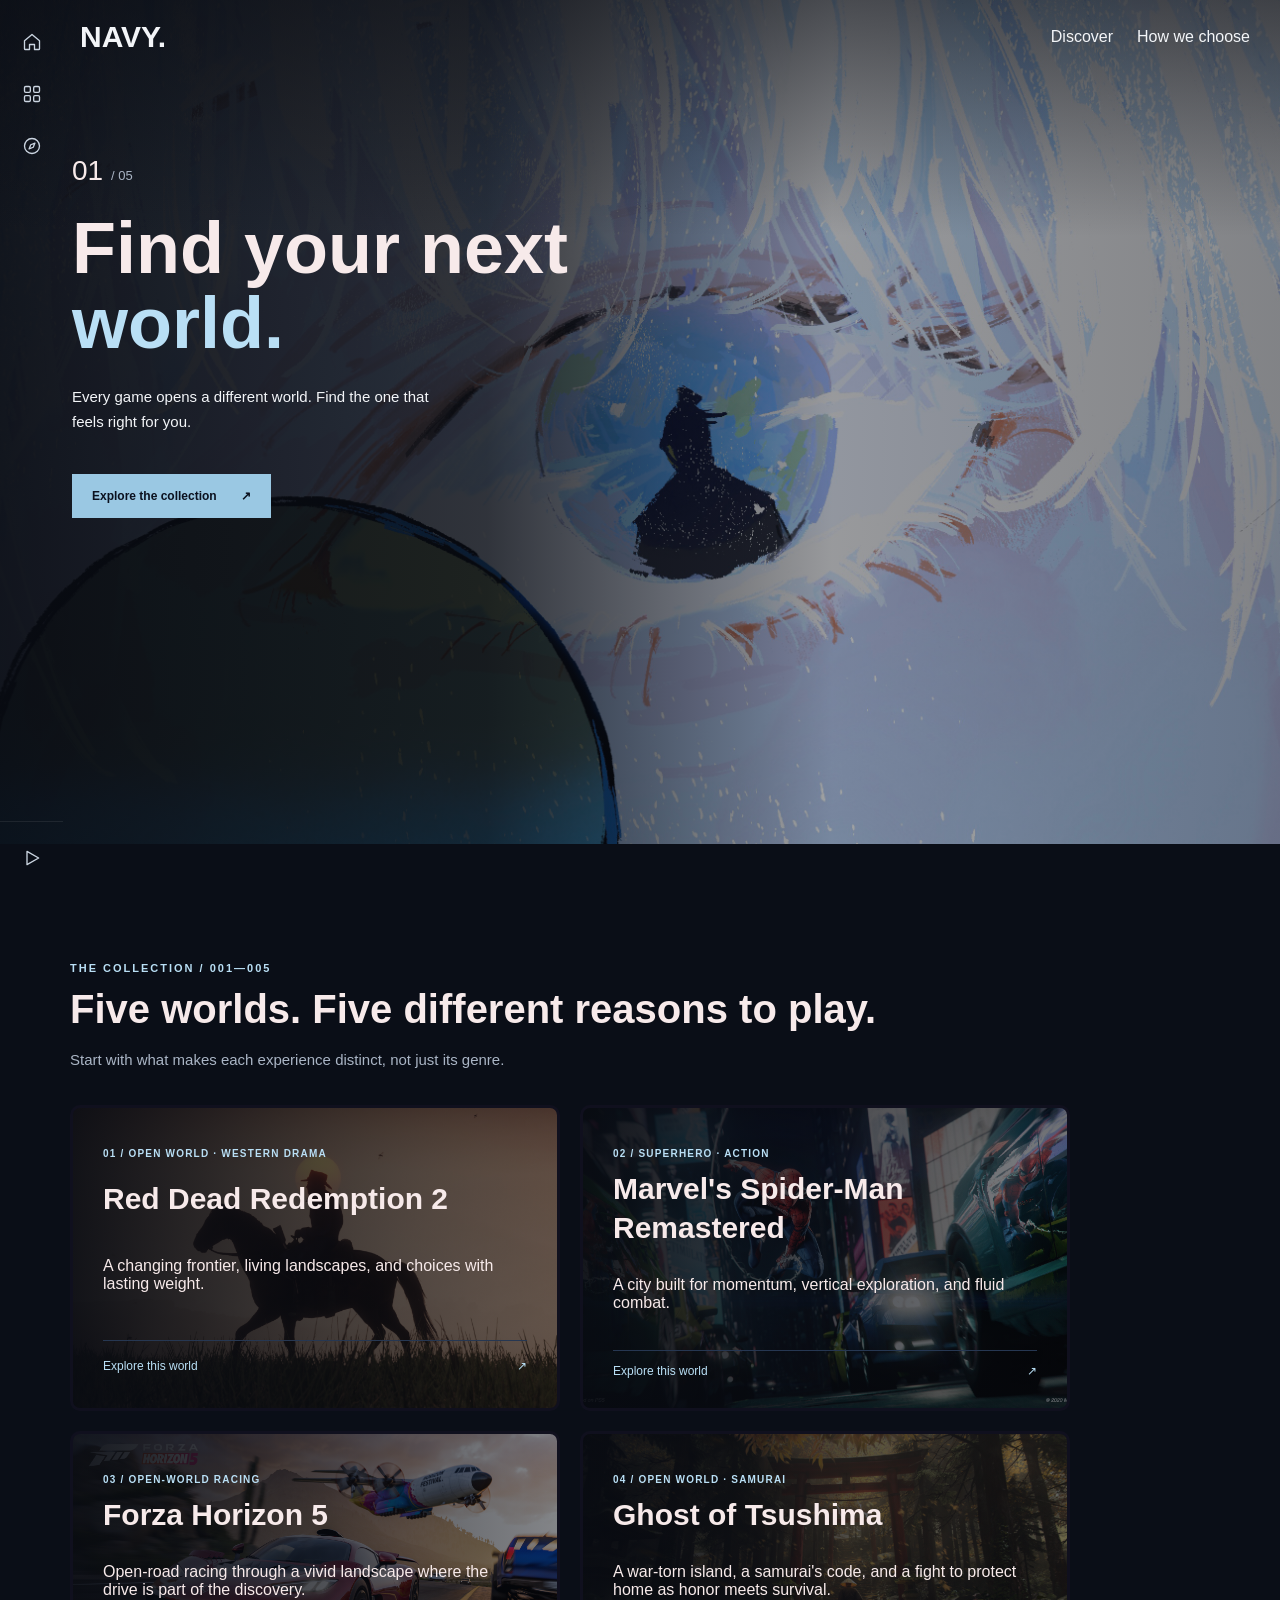
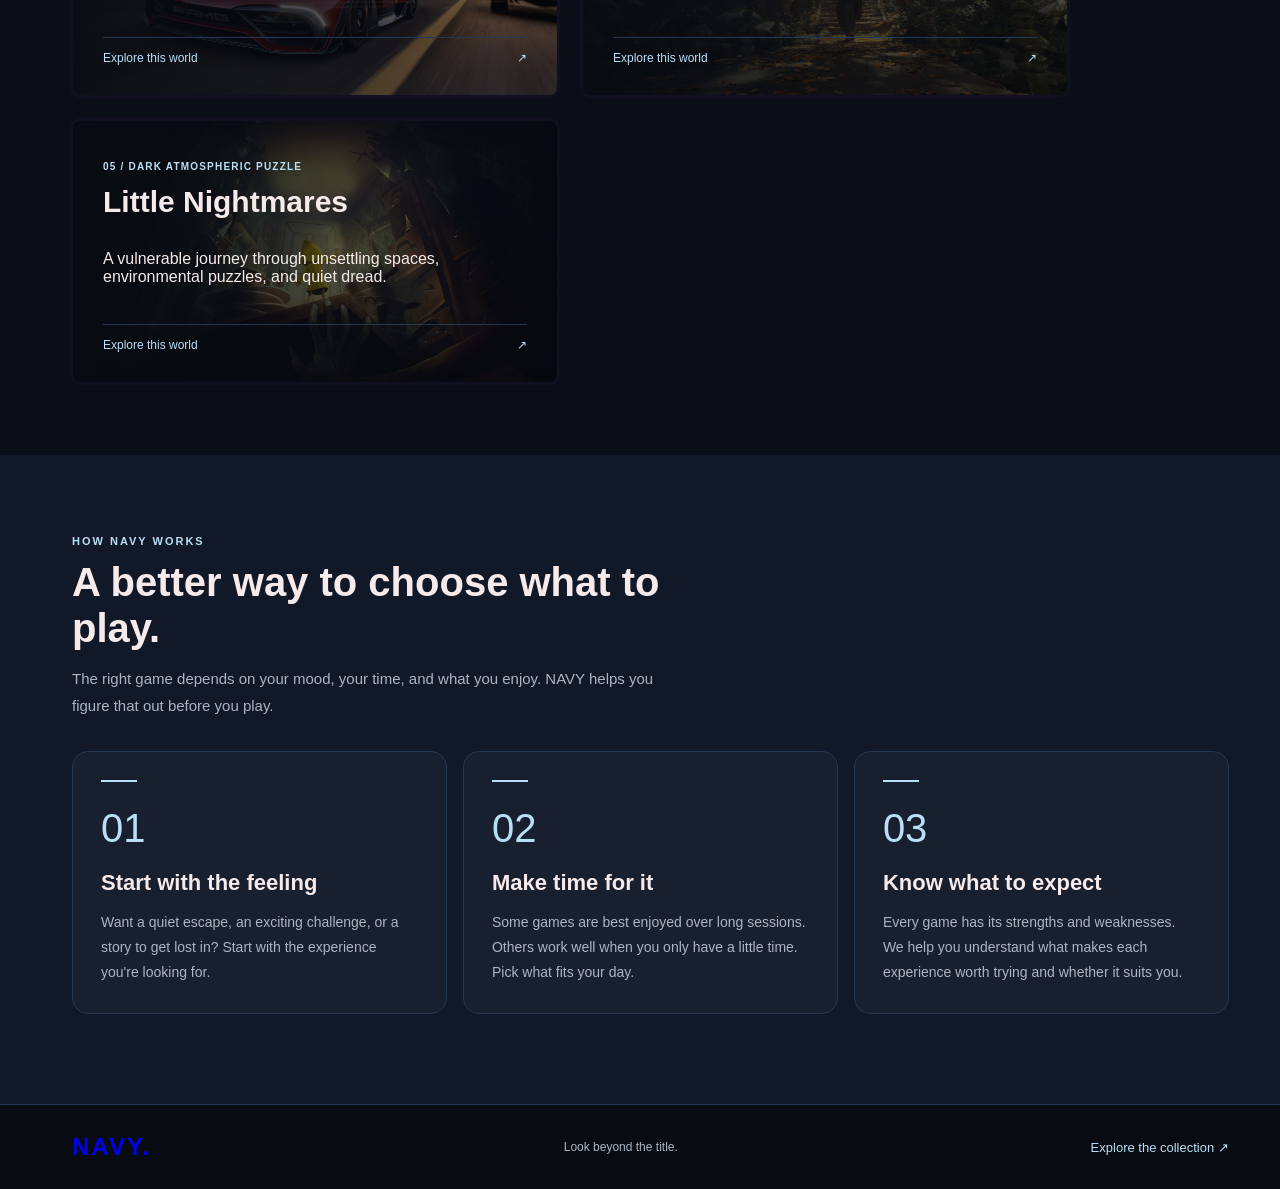
<file: index.html>
<!doctype html>
<html lang="en">
  <head>
    <meta charset="UTF-8" />
    <meta name="viewport" content="width=device-width, initial-scale=1.0" />
    <meta
      name="description"
      content="NAVY helps you pick your next game session by the experience, pace, and mood rather than genre alone."
    />
    <link
      rel="icon"
      href="data:image/svg+xml,<svg xmlns='http://www.w3.org/2000/svg' viewBox='0 0 32 32'><rect width='32' height='32' rx='6' fill='%23080b12'/><text x='16' y='22' text-anchor='middle' font-family='Arial' font-size='18' font-weight='bold' fill='%23b9dff5'>N</text></svg>"
    />
    <title>NAVY — Find Your Next World</title>

    <link rel="preconnect" href="https://fonts.googleapis.com" />
    <link rel="preconnect" href="https://fonts.gstatic.com" crossorigin />
    <link rel="stylesheet" href="style.css" />
  </head>

  <body>
    <div class="app-shell">
      <!-- Sidebar -->

      <aside class="library-sidebar">

        <nav class="rail-links" aria-label="Main navigation">
          <a class="rail-link" href="#home" title="Home" aria-label="Home">
            <svg viewBox="0 0 24 24" aria-hidden="true">
              <path
                d="M3 10.5 12 3l9 7.5V20a1 1 0 0 1-1 1h-5v-6H9v6H4a1 1 0 0 1-1-1z"
              />
            </svg>
            <span class="rail-label">Home</span>
          </a>

          <a
            class="rail-link"
            href="#collection"
            title="Collection"
            aria-label="Collection"
          >
            <svg viewBox="0 0 24 24" aria-hidden="true">
              <rect x="3" y="3" width="7" height="7" rx="1.5" />
              <rect x="14" y="3" width="7" height="7" rx="1.5" />
              <rect x="3" y="14" width="7" height="7" rx="1.5" />
              <rect x="14" y="14" width="7" height="7" rx="1.5" />
            </svg>
            <span class="rail-label">Collection</span>
          </a>

          <a
            class="rail-link"
            href="#approach"
            title="How NAVY works"
            aria-label="How NAVY works"
          >
            <svg viewBox="0 0 24 24" aria-hidden="true">
              <circle cx="12" cy="12" r="9" />
              <polygon
                points="15.5 8.5 13.5 13.5 8.5 15.5 10.5 10.5 15.5 8.5"
              />
            </svg>
            <span class="rail-label">How NAVY works</span>
          </a>
        </nav>

        <div class="rail-bottom">
          <a
            class="rail-link"
            href="rdr2.html"
            title="Start with RDR2"
            aria-label="Start with RDR2"
          >
            <svg viewBox="0 0 24 24" aria-hidden="true">
              <polygon points="6 4 20 12 6 20 6 4" />
            </svg>
            <span class="rail-label">Start with RDR2</span>
          </a>
        </div>
      </aside>

      <main class="app-content">
        <!-- Header -->

        <header class="hero-nav">
          <a class="hero-nav-brand" href="#home">NAVY<span>.</span></a>

          <nav class="hero-nav-links" aria-label="Page navigation">
            <a href="#home">Discover</a>
            <a href="#approach">How we choose</a>
          </nav>
        </header>

        <!-- Main image -->

        <section class="hero-stage" id="home">
          <div class="hero-visual">
            <img
              class="hero-image"
              src="images/gojo.jpg"
              alt="Blue eye reflection with a lone silhouette in a bright sky"
            />
            <div class="hero-shade"></div>
          </div>

          <div class="hero-copy">
            <p class="hero-index">01 <span>/ 05</span></p>

            <h1>
              Find your next
              <span>world.</span>
            </h1>

            <p class="hero-description">
              Every game opens a different world. Find the one that feels right
              for you.
            </p>

            <a class="hero-main-link" href="#collection">
              Explore the collection <span>↗</span>
            </a>
          </div>

          <span class="hero-stamp">GAME DISCOVERY / FIELD NOTES</span>
        </section>
        <!-- Game collection -->

        <section class="collection" id="collection">
          <div class="section-heading">
            <p class="section-label">THE COLLECTION / 001—005</p>

            <h2>Five worlds. Five different reasons to play.</h2>

            <p>
              Start with what makes each experience distinct, not just its
              genre.
            </p>
          </div>

          <div class="collection-grid">
            <article
              class="collection-card collection-card--rdr2"
              id="game-rdr2"
            >
              <p class="collection-card__meta">
                01 / OPEN WORLD · WESTERN DRAMA
              </p>
              <h3>Red Dead Redemption 2</h3>
              <p>
                A changing frontier, living landscapes, and choices with lasting
                weight.
              </p>

              <a class="collection-card__link" href="rdr2.html">
                Explore this world <span>↗</span>
              </a>
            </article>

            <article
              class="collection-card collection-card--spiderman"
              id="game-spider"
            >
              <p class="collection-card__meta">02 / SUPERHERO · ACTION</p>
              <h3>Marvel's Spider-Man Remastered</h3>
              <p>
                A city built for momentum, vertical exploration, and fluid
                combat.
              </p>
              <a class="collection-card__link" href="spiderman.html">
                Explore this world <span>↗</span>
              </a>
            </article>

            <article
              class="collection-card collection-card--forza"
              id="game-forza"
            >
              <p class="collection-card__meta">03 / OPEN-WORLD RACING</p>
              <h3>Forza Horizon 5</h3>
              <p>
                Open-road racing through a vivid landscape where the drive is
                part of the discovery.
              </p>
              <a class="collection-card__link" href="forza.html">
                Explore this world <span>↗</span>
              </a>
            </article>

            <article
              class="collection-card collection-card--ghost"
              id="game-ghost"
            >
              <p class="collection-card__meta">04 / OPEN WORLD · SAMURAI</p>
              <h3>Ghost of Tsushima</h3>
              <p>
                A war-torn island, a samurai's code, and a fight to protect home
                as honor meets survival.
              </p>
              <a class="collection-card__link" href="ghost.html">
                Explore this world <span>↗</span>
              </a>
            </article>

            <article
              class="collection-card collection-card--nightmares"
              id="game-nightmares"
            >
              <p class="collection-card__meta">05 / DARK ATMOSPHERIC PUZZLE</p>
              <h3>Little Nightmares</h3>
              <p>
                A vulnerable journey through unsettling spaces, environmental
                puzzles, and quiet dread.
              </p>
              <a class="collection-card__link" href="nightmares.html">
                Explore this world <span>↗</span>
              </a>
            </article>
          </div>
        </section>

        <!-- How NAVY works -->

        <section class="approach" id="approach">
          <div class="approach-intro">
            <p class="section-label">HOW NAVY WORKS</p>

            <h2>A better way to choose what to play.</h2>

            <p>
              The right game depends on your mood, your time, and what you
              enjoy. NAVY helps you figure that out before you play.
            </p>
          </div>

          <div class="approach-grid">
            <article class="approach-card">
              <p class="approach-card__number">01</p>
              <h3>Start with the feeling</h3>
              <p>
                Want a quiet escape, an exciting challenge, or a story to get
                lost in? Start with the experience you're looking for.
              </p>
            </article>

            <article class="approach-card">
              <p class="approach-card__number">02</p>
              <h3>Make time for it</h3>
              <p>
                Some games are best enjoyed over long sessions. Others work well
                when you only have a little time. Pick what fits your day.
              </p>
            </article>

            <article class="approach-card">
              <p class="approach-card__number">03</p>
              <h3>Know what to expect</h3>
              <p>
                Every game has its strengths and weaknesses. We help you
                understand what makes each experience worth trying and whether
                it suits you.
              </p>
            </article>
          </div>
        </section>

        <!-- Footer -->

        <footer class="site-footer">
          <a class="brand" href="#home">NAVY<span>.</span></a>
          <p>Look beyond the title.</p>
          <a href="#collection">Explore the collection ↗</a>
        </footer>
      </main>
    </div>
  </body>
</html>
</file>
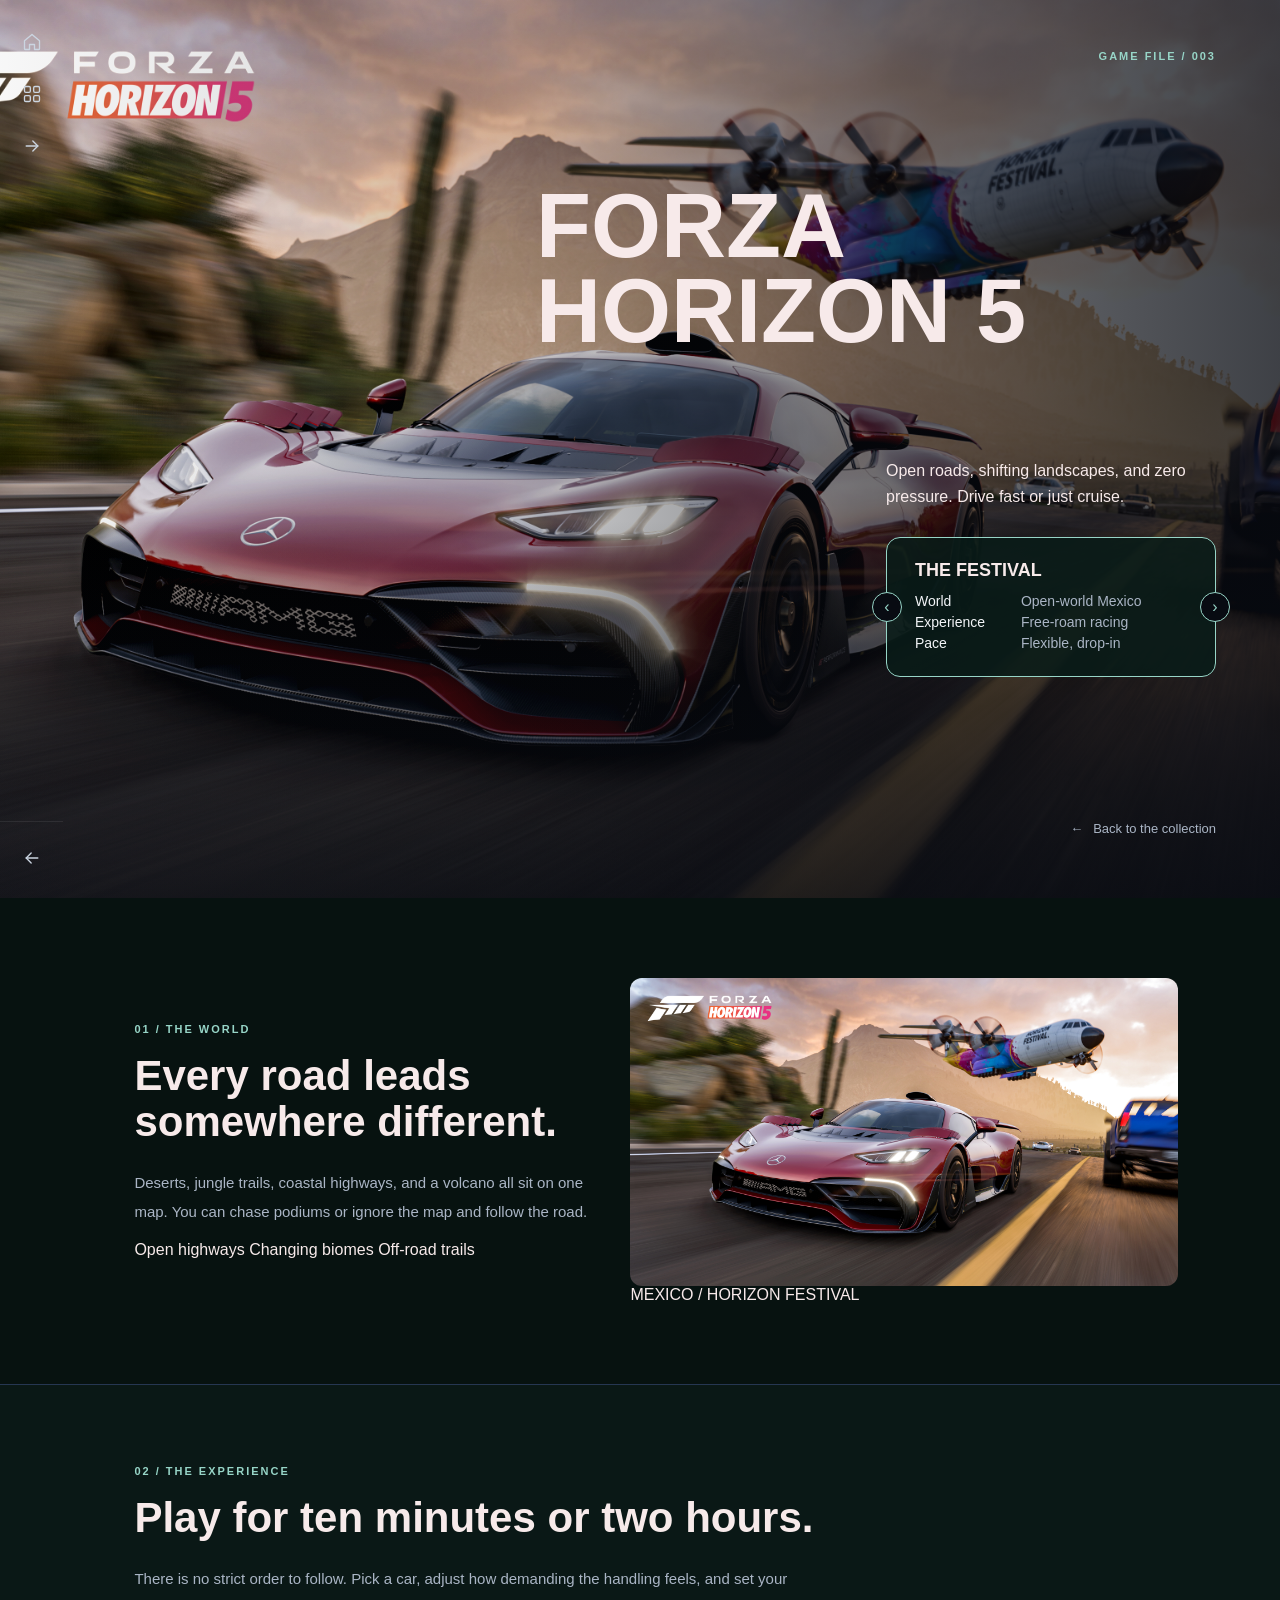
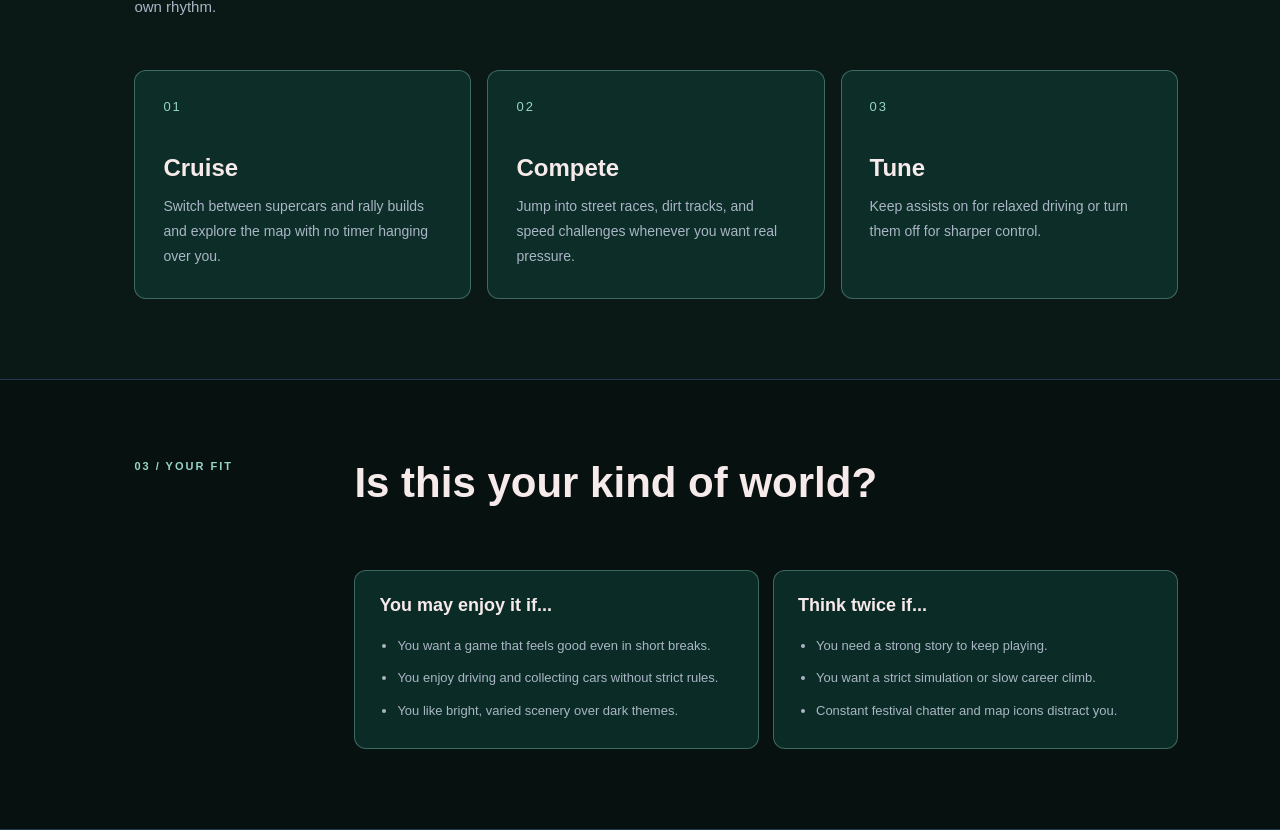
<file: forza.html>
<!doctype html>
<html lang="en">
  <head>
    <meta charset="UTF-8" />
    <meta name="viewport" content="width=device-width, initial-scale=1.0" />
    <meta
      name="description"
      content="NAVY helps you pick your next game session by the experience, pace, and mood rather than genre alone."
    />
    <link
      rel="icon"
      href="data:image/svg+xml,<svg xmlns='http://www.w3.org/2000/svg' viewBox='0 0 32 32'><rect width='32' height='32' rx='6' fill='%23080b12'/><text x='16' y='22' text-anchor='middle' font-family='Arial' font-size='18' font-weight='bold' fill='%23b9dff5'>N</text></svg>"
    />
    <title>Forza Horizon 5 | NAVY</title>
    <link rel="preconnect" href="https://fonts.googleapis.com" />
    <link rel="preconnect" href="https://fonts.gstatic.com" crossorigin />
    <link rel="stylesheet" href="style.css" />
  </head>

  <body class="game-page game-page--forza">
    <main>
      <!-- GAME FRAME -->
      <div class="game-frame">
        <!-- SIDEBAR -->

        <aside class="game-sidebar">
          <nav aria-label="Quick navigation">
            <a
              class="game-icon-link"
              href="index.html#home"
              title="Home"
              aria-label="Home"
            >
              <svg viewBox="0 0 24 24" aria-hidden="true">
                <path
                  d="M3 10.5 12 3l9 7.5V20a1 1 0 0 1-1 1h-5v-6H9v6H4a1 1 0 0 1-1-1z"
                />
              </svg>
              <span class="game-nav-label">Home</span>
            </a>

            <a
              class="game-icon-link"
              href="index.html#collection"
              title="All games"
              aria-label="All games"
            >
              <svg viewBox="0 0 24 24" aria-hidden="true">
                <rect x="3" y="3" width="7" height="7" rx="1.5" />
                <rect x="14" y="3" width="7" height="7" rx="1.5" />
                <rect x="3" y="14" width="7" height="7" rx="1.5" />
                <rect x="14" y="14" width="7" height="7" rx="1.5" />
              </svg>
              <span class="game-nav-label">All games</span>
            </a>

            <a
              class="game-icon-link"
              href="ghost.html"
              title="Next: Ghost"
              aria-label="Next: Ghost"
            >
              <svg viewBox="0 0 24 24" aria-hidden="true">
                <path d="M5 12h14" />
                <path d="m13 6 6 6-6 6" />
              </svg>
              <span class="game-nav-label">Next: Ghost</span>
            </a>
          </nav>

          <div class="game-sidebar-bottom">
            <a
              class="game-icon-link"
              href="spiderman.html"
              title="Prev: Spider-Man"
              aria-label="Prev: Spider-Man"
            >
              <svg viewBox="0 0 24 24" aria-hidden="true">
                <path d="M19 12H5" />
                <path d="m11 18-6-6 6-6" />
              </svg>
              <span class="game-nav-label">Prev: Spider-Man</span>
            </a>
          </div>
        </aside>

        <!-- PAGE CONTENT -->
        <div class="game-page-content">
          <!-- GAME HERO -->
          <div class="game-main">
            <img
              class="game-intro-art"
              src="images/forza.jpg"
              alt=""
              aria-hidden="true"
            />

            <div class="game-shade" aria-hidden="true"></div>

            <!-- GAME INTRO -->
            <section class="game-intro" id="top">
              <p class="game-eyebrow">GAME FILE / 003</p>

              <h1>Forza Horizon 5</h1>

              <div>
                <p class="game-description">
                  Open roads, shifting landscapes, and zero pressure. Drive fast
                  or just cruise.
                </p>

                <aside class="game-info-card" aria-label="Game details">
                  <a
                    class="game-card-arrow game-card-arrow--prev"
                    href="spiderman.html"
                    aria-label="Previous game: Marvel's Spider-Man Remastered"
                  >
                    ‹
                  </a>

                  <h2>THE FESTIVAL</h2>

                  <p><span>World</span> Open-world Mexico</p>
                  <p><span>Experience</span> Free-roam racing</p>
                  <p><span>Pace</span> Flexible, drop-in</p>

                  <a
                    class="game-card-arrow game-card-arrow--next"
                    href="ghost.html"
                    aria-label="Next game: Ghost of Tsushima"
                  >
                    ›
                  </a>
                </aside>
              </div>

              <a class="game-back-link" href="index.html#collection">
                <span aria-hidden="true">←</span>
                Back to the collection
              </a>
            </section>
          </div>

          <!-- THE WORLD -->
          <section class="game-world" id="world">
            <div class="game-section-copy">
              <p class="game-eyebrow">01 / THE WORLD</p>

              <h2>Every road leads somewhere different.</h2>

              <p>
                Deserts, jungle trails, coastal highways, and a volcano all sit
                on one map. You can chase podiums or ignore the map and follow
                the road.
              </p>

              <div class="world-tags">
                <span>Open highways</span>
                <span>Changing biomes</span>
                <span>Off-road trails</span>
              </div>
            </div>

            <figure class="game-world-visual">
              <img
                src="images/forza.jpg"
                alt="Open-road racing across Mexico in Forza Horizon 5"
                loading="lazy"
              />

              <figcaption>MEXICO / HORIZON FESTIVAL</figcaption>
            </figure>
          </section>

          <!-- THE EXPERIENCE -->
          <section class="game-experience" id="experience">
            <div class="game-experience-heading">
              <p class="game-eyebrow">02 / THE EXPERIENCE</p>

              <div>
                <h2>Play for ten minutes or two hours.</h2>

                <p class="experience-intro">
                  There is no strict order to follow. Pick a car, adjust how
                  demanding the handling feels, and set your own rhythm.
                </p>
              </div>
            </div>

            <div class="experience-grid">
              <article class="experience-card">
                <span class="experience-number">01</span>

                <h3>Cruise</h3>

                <p>
                  Switch between supercars and rally builds and explore the map
                  with no timer hanging over you.
                </p>
              </article>

              <article class="experience-card">
                <span class="experience-number">02</span>

                <h3>Compete</h3>

                <p>
                  Jump into street races, dirt tracks, and speed challenges
                  whenever you want real pressure.
                </p>
              </article>

              <article class="experience-card">
                <span class="experience-number">03</span>

                <h3>Tune</h3>

                <p>
                  Keep assists on for relaxed driving or turn them off for
                  sharper control.
                </p>
              </article>
            </div>
          </section>

          <!-- YOUR FIT -->
          <section class="game-fit" id="your-fit">
            <p class="game-eyebrow">03 / YOUR FIT</p>

            <h2>Is this your kind of world?</h2>

            <div class="fit-grid">
              <article class="fit-card">
                <h3>You may enjoy it if...</h3>

                <ul>
                  <li>You want a game that feels good even in short breaks.</li>
                  <li>
                    You enjoy driving and collecting cars without strict rules.
                  </li>
                  <li>You like bright, varied scenery over dark themes.</li>
                </ul>
              </article>

              <article class="fit-card">
                <h3>Think twice if...</h3>

                <ul>
                  <li>You need a strong story to keep playing.</li>
                  <li>You want a strict simulation or slow career climb.</li>
                  <li>Constant festival chatter and map icons distract you.</li>
                </ul>
              </article>
            </div>
          </section>
        </div>
      </div>
    </main>
  </body>
</html>
</file>
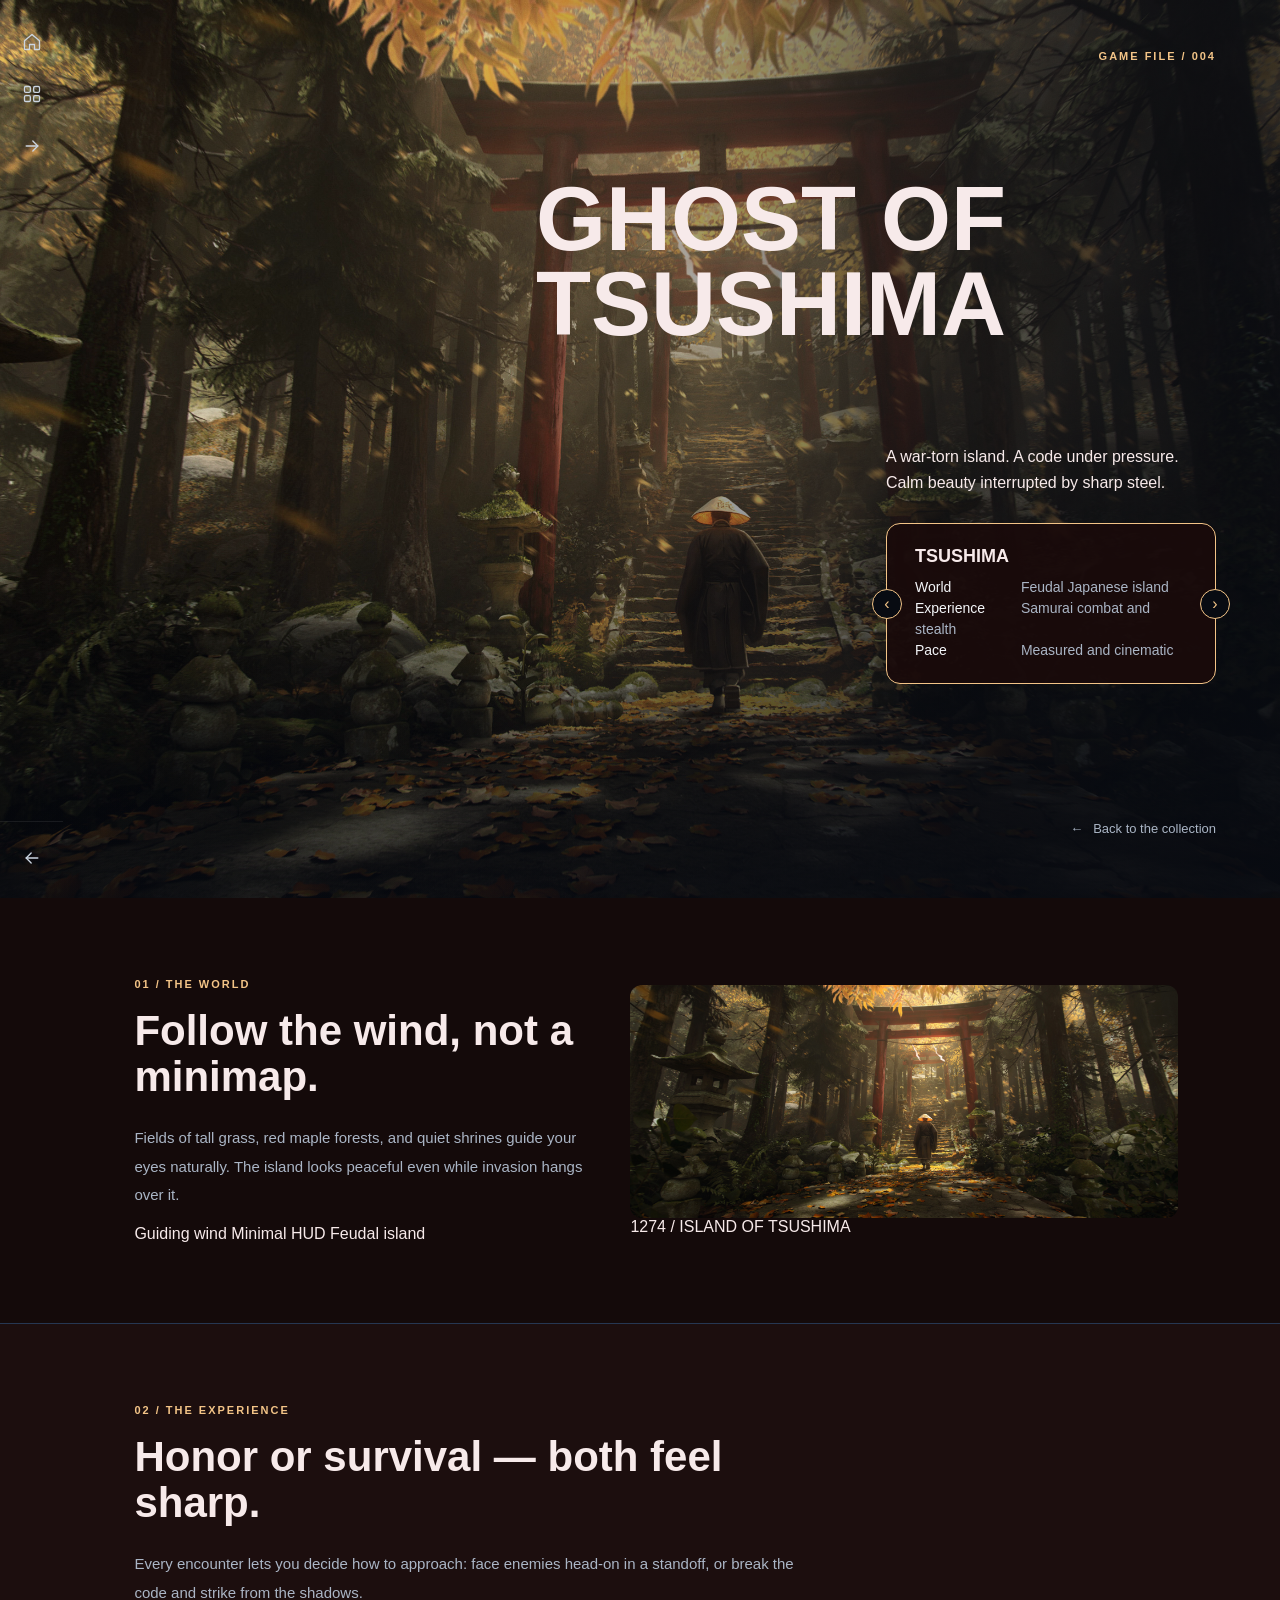
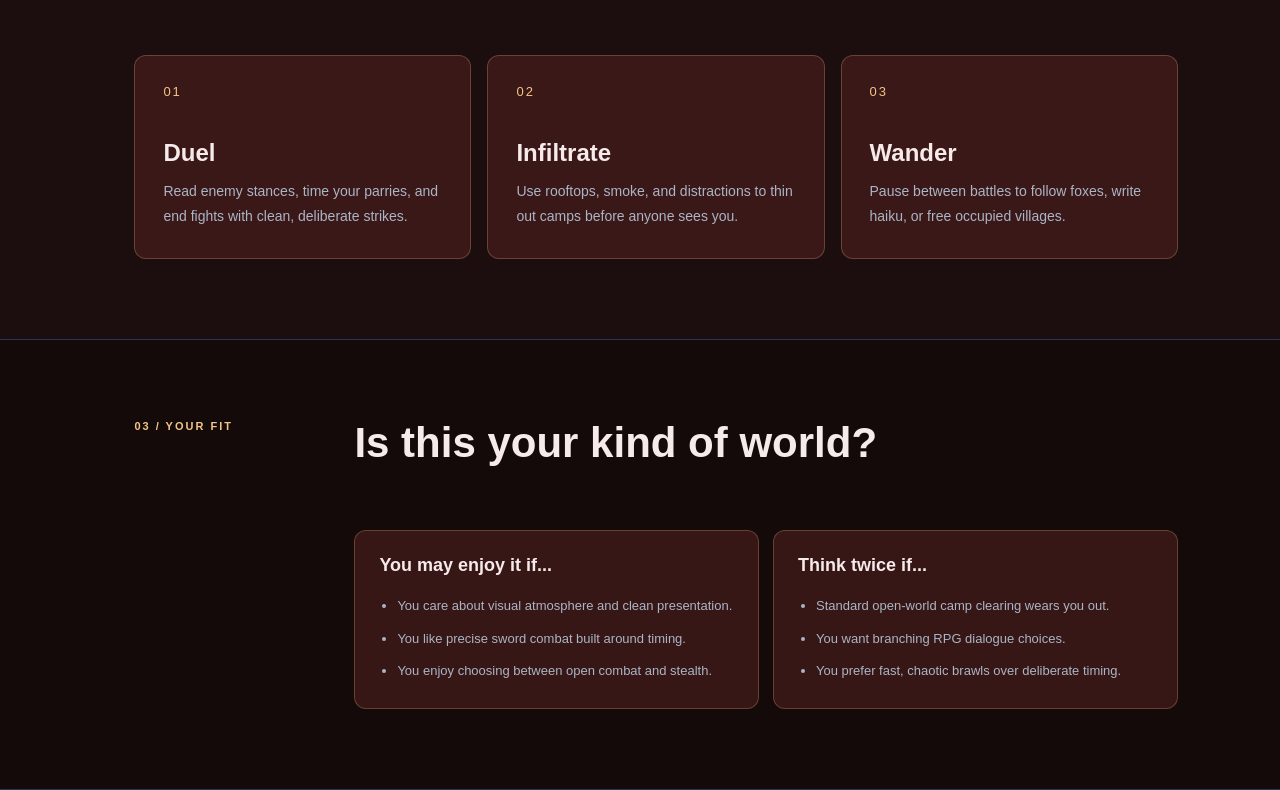
<file: ghost.html>
<!doctype html>
<html lang="en">
  <head>
    <meta charset="UTF-8" />
    <meta name="viewport" content="width=device-width, initial-scale=1.0" />
    <meta
      name="description"
      content="NAVY helps you pick your next game session by the experience, pace, and mood rather than genre alone."
    />
    <link
      rel="icon"
      href="data:image/svg+xml,<svg xmlns='http://www.w3.org/2000/svg' viewBox='0 0 32 32'><rect width='32' height='32' rx='6' fill='%23080b12'/><text x='16' y='22' text-anchor='middle' font-family='Arial' font-size='18' font-weight='bold' fill='%23b9dff5'>N</text></svg>"
    />
    <title>Ghost of Tsushima | NAVY</title>
    <link rel="preconnect" href="https://fonts.googleapis.com" />
    <link rel="preconnect" href="https://fonts.gstatic.com" crossorigin />
    <link rel="stylesheet" href="style.css" />
  </head>

  <body class="game-page game-page--ghost">
    <main>
      <!-- GAME FRAME -->
      <div class="game-frame">
        <!-- SIDEBAR -->

        <aside class="game-sidebar">
          <nav aria-label="Quick navigation">
            <a
              class="game-icon-link"
              href="index.html#home"
              title="Home"
              aria-label="Home"
            >
              <svg viewBox="0 0 24 24" aria-hidden="true">
                <path
                  d="M3 10.5 12 3l9 7.5V20a1 1 0 0 1-1 1h-5v-6H9v6H4a1 1 0 0 1-1-1z"
                />
              </svg>
              <span class="game-nav-label">Home</span>
            </a>

            <a
              class="game-icon-link"
              href="index.html#collection"
              title="All games"
              aria-label="All games"
            >
              <svg viewBox="0 0 24 24" aria-hidden="true">
                <rect x="3" y="3" width="7" height="7" rx="1.5" />
                <rect x="14" y="3" width="7" height="7" rx="1.5" />
                <rect x="3" y="14" width="7" height="7" rx="1.5" />
                <rect x="14" y="14" width="7" height="7" rx="1.5" />
              </svg>
              <span class="game-nav-label">All games</span>
            </a>

            <a
              class="game-icon-link"
              href="nightmares.html"
              title="Next: Nightmares"
              aria-label="Next: Nightmares"
            >
              <svg viewBox="0 0 24 24" aria-hidden="true">
                <path d="M5 12h14" />
                <path d="m13 6 6 6-6 6" />
              </svg>
              <span class="game-nav-label">Next: Nightmares</span>
            </a>
          </nav>

          <div class="game-sidebar-bottom">
            <a
              class="game-icon-link"
              href="forza.html"
              title="Prev: Forza 5"
              aria-label="Prev: Forza 5"
            >
              <svg viewBox="0 0 24 24" aria-hidden="true">
                <path d="M19 12H5" />
                <path d="m11 18-6-6 6-6" />
              </svg>
              <span class="game-nav-label">Prev: Forza 5</span>
            </a>
          </div>
        </aside>

        <!-- PAGE CONTENT -->
        <div class="game-page-content">
          <!-- GAME HERO -->
          <div class="game-main">
            <img
              class="game-intro-art"
              src="images/ghost.jpg"
              alt=""
              aria-hidden="true"
            />

            <div class="game-shade" aria-hidden="true"></div>

            <!-- GAME INTRO -->
            <section class="game-intro" id="top">
              <p class="game-eyebrow">GAME FILE / 004</p>

              <h1>Ghost of Tsushima</h1>

              <div>
                <p class="game-description">
                  A war-torn island. A code under pressure. Calm beauty
                  interrupted by sharp steel.
                </p>

                <aside class="game-info-card" aria-label="Game details">
                  <a
                    class="game-card-arrow game-card-arrow--prev"
                    href="forza.html"
                    aria-label="Previous game: Forza Horizon 5"
                  >
                    ‹
                  </a>

                  <h2>TSUSHIMA</h2>

                  <p><span>World</span> Feudal Japanese island</p>
                  <p><span>Experience</span> Samurai combat and stealth</p>
                  <p><span>Pace</span> Measured and cinematic</p>

                  <a
                    class="game-card-arrow game-card-arrow--next"
                    href="nightmares.html"
                    aria-label="Next game: Little Nightmares"
                  >
                    ›
                  </a>
                </aside>
              </div>

              <a class="game-back-link" href="index.html#collection">
                <span aria-hidden="true">←</span>
                Back to the collection
              </a>
            </section>
          </div>

          <!-- THE WORLD -->
          <section class="game-world" id="world">
            <div class="game-section-copy">
              <p class="game-eyebrow">01 / THE WORLD</p>

              <h2>Follow the wind, not a minimap.</h2>

              <p>
                Fields of tall grass, red maple forests, and quiet shrines guide
                your eyes naturally. The island looks peaceful even while
                invasion hangs over it.
              </p>

              <div class="world-tags">
                <span>Guiding wind</span>
                <span>Minimal HUD</span>
                <span>Feudal island</span>
              </div>
            </div>

            <figure class="game-world-visual">
              <img
                src="images/ghost.jpg"
                alt="A samurai standing in the landscapes of Ghost of Tsushima"
                loading="lazy"
              />

              <figcaption>1274 / ISLAND OF TSUSHIMA</figcaption>
            </figure>
          </section>

          <!-- THE EXPERIENCE -->
          <section class="game-experience" id="experience">
            <div class="game-experience-heading">
              <p class="game-eyebrow">02 / THE EXPERIENCE</p>

              <div>
                <h2>Honor or survival — both feel sharp.</h2>

                <p class="experience-intro">
                  Every encounter lets you decide how to approach: face enemies
                  head-on in a standoff, or break the code and strike from the
                  shadows.
                </p>
              </div>
            </div>

            <div class="experience-grid">
              <article class="experience-card">
                <span class="experience-number">01</span>

                <h3>Duel</h3>

                <p>
                  Read enemy stances, time your parries, and end fights with
                  clean, deliberate strikes.
                </p>
              </article>

              <article class="experience-card">
                <span class="experience-number">02</span>

                <h3>Infiltrate</h3>

                <p>
                  Use rooftops, smoke, and distractions to thin out camps before
                  anyone sees you.
                </p>
              </article>

              <article class="experience-card">
                <span class="experience-number">03</span>

                <h3>Wander</h3>

                <p>
                  Pause between battles to follow foxes, write haiku, or free
                  occupied villages.
                </p>
              </article>
            </div>
          </section>

          <!-- YOUR FIT -->
          <section class="game-fit" id="your-fit">
            <p class="game-eyebrow">03 / YOUR FIT</p>

            <h2>Is this your kind of world?</h2>

            <div class="fit-grid">
              <article class="fit-card">
                <h3>You may enjoy it if...</h3>

                <ul>
                  <li>
                    You care about visual atmosphere and clean presentation.
                  </li>
                  <li>You like precise sword combat built around timing.</li>
                  <li>You enjoy choosing between open combat and stealth.</li>
                </ul>
              </article>

              <article class="fit-card">
                <h3>Think twice if...</h3>

                <ul>
                  <li>Standard open-world camp clearing wears you out.</li>
                  <li>You want branching RPG dialogue choices.</li>
                  <li>
                    You prefer fast, chaotic brawls over deliberate timing.
                  </li>
                </ul>
              </article>
            </div>
          </section>
        </div>
      </div>
    </main>
  </body>
</html>
</file>
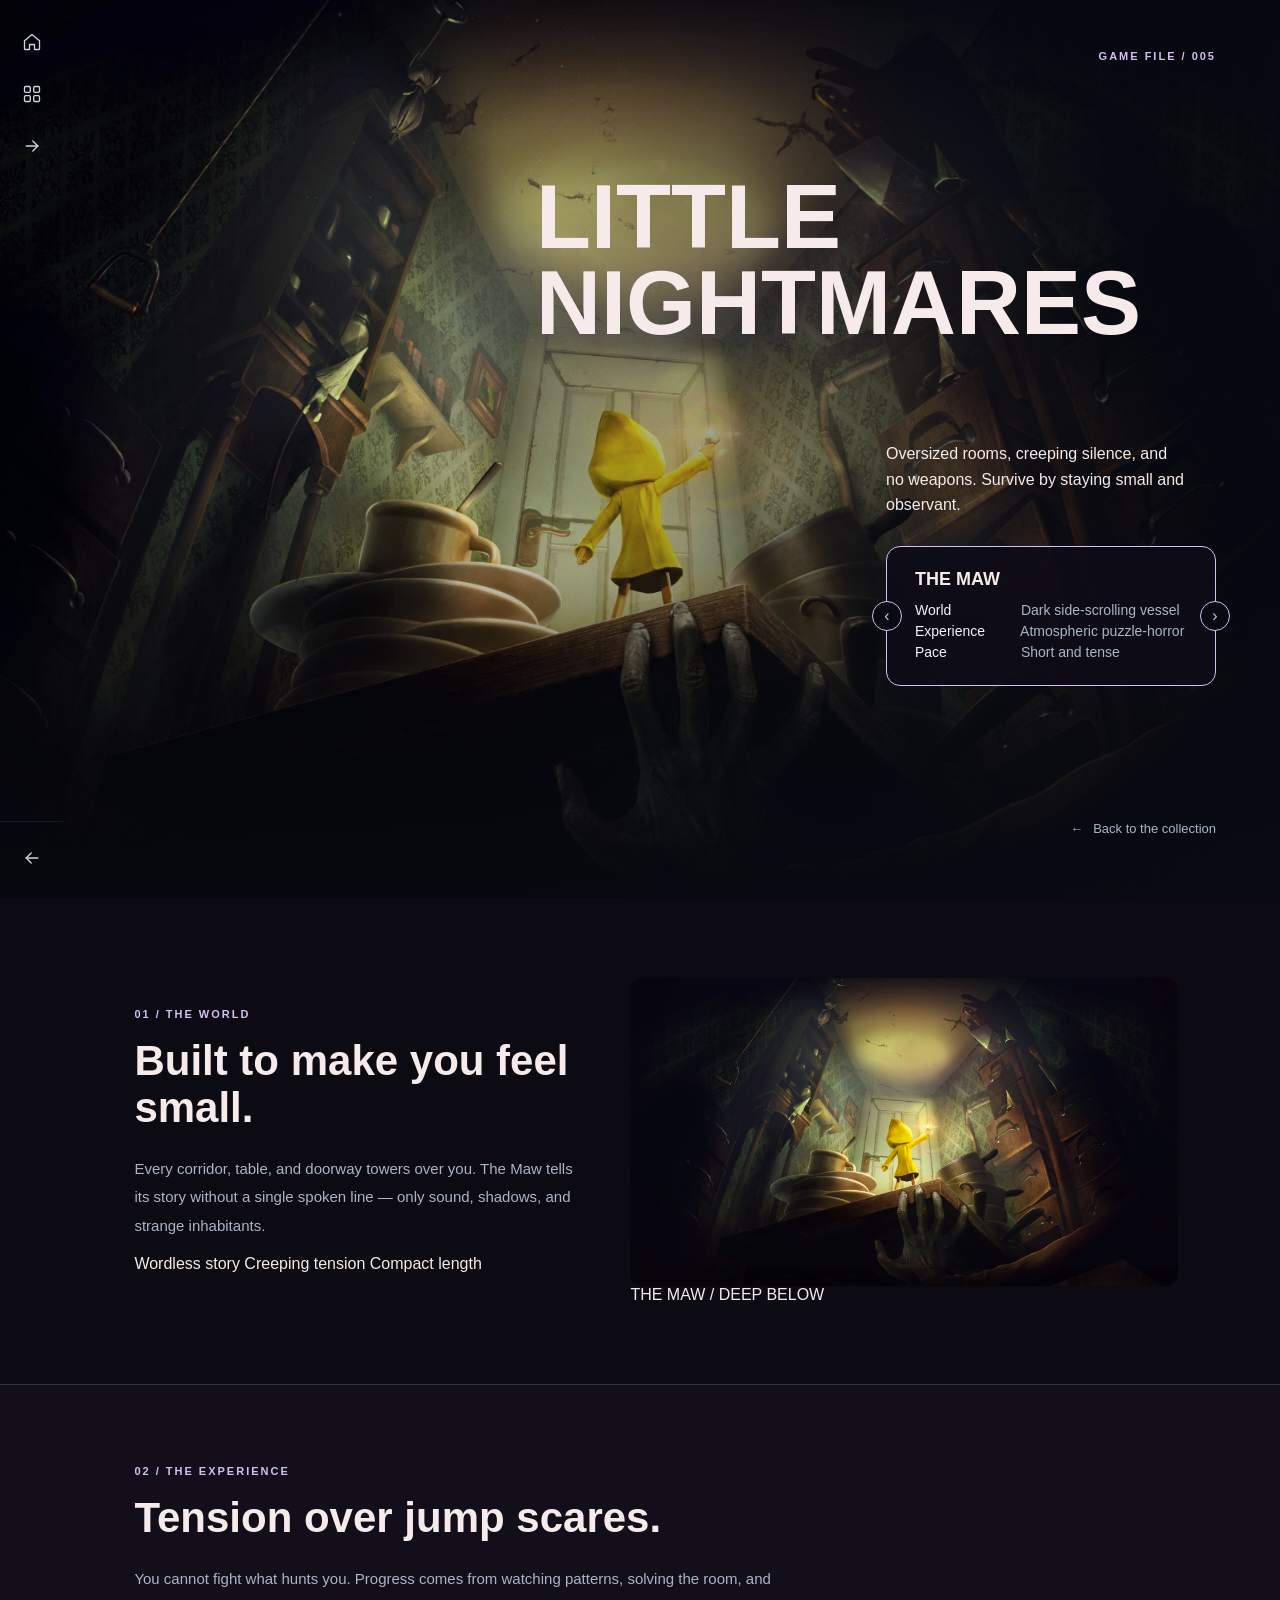
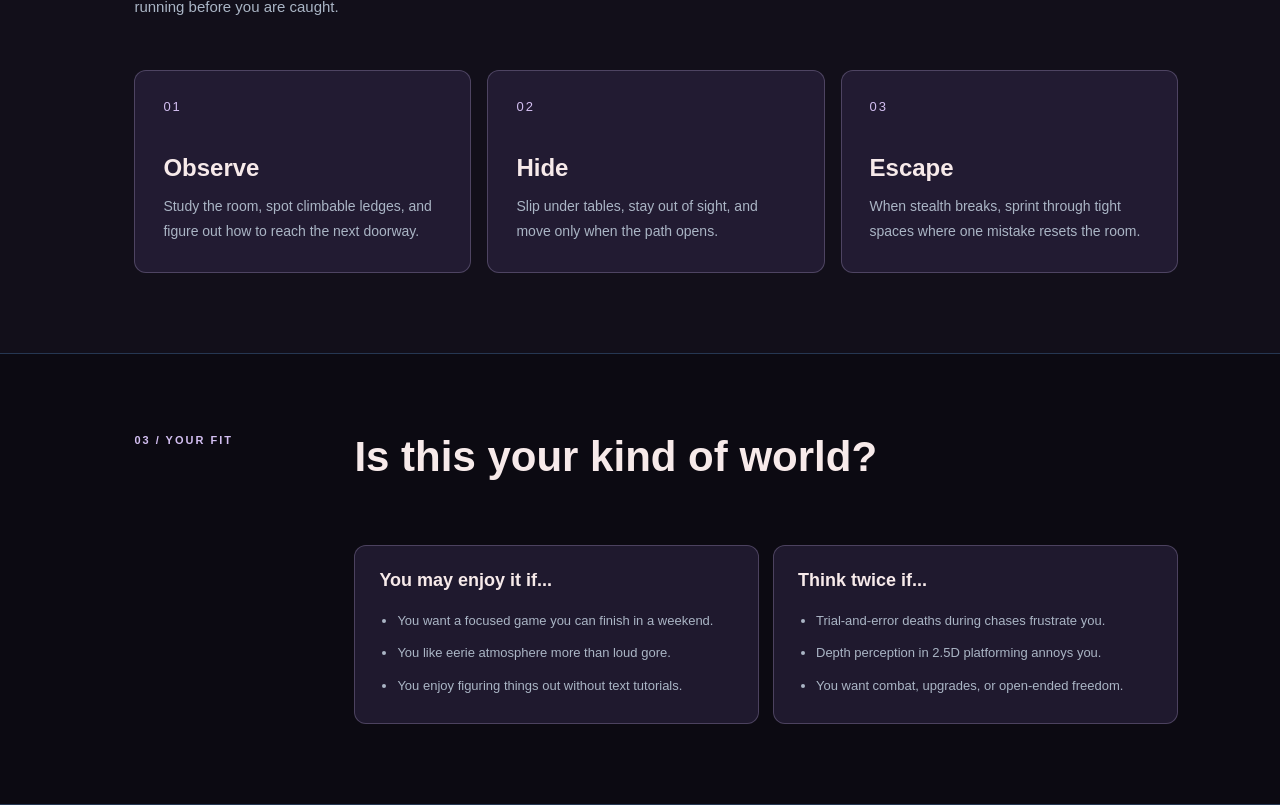
<file: nightmares.html>
<!doctype html>
<html lang="en">
  <head>
    <meta charset="UTF-8" />
    <meta name="viewport" content="width=device-width, initial-scale=1.0" />
    <meta
      name="description"
      content="NAVY helps you pick your next game session by the experience, pace, and mood rather than genre alone."
    />
    <link
      rel="icon"
      href="data:image/svg+xml,<svg xmlns='http://www.w3.org/2000/svg' viewBox='0 0 32 32'><rect width='32' height='32' rx='6' fill='%23080b12'/><text x='16' y='22' text-anchor='middle' font-family='Arial' font-size='18' font-weight='bold' fill='%23b9dff5'>N</text></svg>"
    />
    <title>Little Nightmares | NAVY</title>
    <link rel="preconnect" href="https://fonts.googleapis.com" />
    <link rel="preconnect" href="https://fonts.gstatic.com" crossorigin />
    <link rel="stylesheet" href="style.css" />
  </head>

  <body class="game-page game-page--nightmares">
    <main>
      <!-- GAME FRAME -->
      <div class="game-frame">
        <!-- SIDEBAR -->

        <aside class="game-sidebar">
          <nav aria-label="Quick navigation">
            <a
              class="game-icon-link"
              href="index.html#home"
              title="Home"
              aria-label="Home"
            >
              <svg viewBox="0 0 24 24" aria-hidden="true">
                <path
                  d="M3 10.5 12 3l9 7.5V20a1 1 0 0 1-1 1h-5v-6H9v6H4a1 1 0 0 1-1-1z"
                />
              </svg>
              <span class="game-nav-label">Home</span>
            </a>

            <a
              class="game-icon-link"
              href="index.html#collection"
              title="All games"
              aria-label="All games"
            >
              <svg viewBox="0 0 24 24" aria-hidden="true">
                <rect x="3" y="3" width="7" height="7" rx="1.5" />
                <rect x="14" y="3" width="7" height="7" rx="1.5" />
                <rect x="3" y="14" width="7" height="7" rx="1.5" />
                <rect x="14" y="14" width="7" height="7" rx="1.5" />
              </svg>
              <span class="game-nav-label">All games</span>
            </a>

            <a
              class="game-icon-link"
              href="rdr2.html"
              title="Next: RDR2"
              aria-label="Next: RDR2"
            >
              <svg viewBox="0 0 24 24" aria-hidden="true">
                <path d="M5 12h14" />
                <path d="m13 6 6 6-6 6" />
              </svg>
              <span class="game-nav-label">Next: RDR2</span>
            </a>
          </nav>

          <div class="game-sidebar-bottom">
            <a
              class="game-icon-link"
              href="ghost.html"
              title="Prev: Ghost"
              aria-label="Prev: Ghost"
            >
              <svg viewBox="0 0 24 24" aria-hidden="true">
                <path d="M19 12H5" />
                <path d="m11 18-6-6 6-6" />
              </svg>
              <span class="game-nav-label">Prev: Ghost</span>
            </a>
          </div>
        </aside>

        <!-- PAGE CONTENT -->
        <div class="game-page-content">
          <!-- GAME HERO -->
          <div class="game-main">
            <img
              class="game-intro-art"
              src="images/nightmares.jpg"
              alt=""
              aria-hidden="true"
            />

            <div class="game-shade" aria-hidden="true"></div>

            <!-- GAME INTRO -->
            <section class="game-intro" id="top">
              <p class="game-eyebrow">GAME FILE / 005</p>

              <h1>Little Nightmares</h1>

              <div>
                <p class="game-description">
                  Oversized rooms, creeping silence, and no weapons. Survive by
                  staying small and observant.
                </p>

                <aside class="game-info-card" aria-label="Game details">
                  <a
                    class="game-card-arrow game-card-arrow--prev"
                    href="ghost.html"
                    aria-label="Previous game: Ghost of Tsushima"
                  >
                    ‹
                  </a>

                  <h2>THE MAW</h2>

                  <p><span>World</span> Dark side-scrolling vessel</p>
                  <p><span>Experience</span> Atmospheric puzzle-horror</p>
                  <p><span>Pace</span> Short and tense</p>

                  <a
                    class="game-card-arrow game-card-arrow--next"
                    href="rdr2.html"
                    aria-label="Next game: Red Dead Redemption 2"
                  >
                    ›
                  </a>
                </aside>
              </div>

              <a class="game-back-link" href="index.html#collection">
                <span aria-hidden="true">←</span>
                Back to the collection
              </a>
            </section>
          </div>

          <!-- THE WORLD -->
          <section class="game-world" id="world">
            <div class="game-section-copy">
              <p class="game-eyebrow">01 / THE WORLD</p>

              <h2>Built to make you feel small.</h2>

              <p>
                Every corridor, table, and doorway towers over you. The Maw
                tells its story without a single spoken line — only sound,
                shadows, and strange inhabitants.
              </p>

              <div class="world-tags">
                <span>Wordless story</span>
                <span>Creeping tension</span>
                <span>Compact length</span>
              </div>
            </div>

            <figure class="game-world-visual">
              <img
                src="images/nightmares.jpg"
                alt="Six exploring a dark room inside the Maw in Little Nightmares"
                loading="lazy"
              />

              <figcaption>THE MAW / DEEP BELOW</figcaption>
            </figure>
          </section>

          <!-- THE EXPERIENCE -->
          <section class="game-experience" id="experience">
            <div class="game-experience-heading">
              <p class="game-eyebrow">02 / THE EXPERIENCE</p>

              <div>
                <h2>Tension over jump scares.</h2>

                <p class="experience-intro">
                  You cannot fight what hunts you. Progress comes from watching
                  patterns, solving the room, and running before you are caught.
                </p>
              </div>
            </div>

            <div class="experience-grid">
              <article class="experience-card">
                <span class="experience-number">01</span>

                <h3>Observe</h3>

                <p>
                  Study the room, spot climbable ledges, and figure out how to
                  reach the next doorway.
                </p>
              </article>

              <article class="experience-card">
                <span class="experience-number">02</span>

                <h3>Hide</h3>

                <p>
                  Slip under tables, stay out of sight, and move only when the
                  path opens.
                </p>
              </article>

              <article class="experience-card">
                <span class="experience-number">03</span>

                <h3>Escape</h3>

                <p>
                  When stealth breaks, sprint through tight spaces where one
                  mistake resets the room.
                </p>
              </article>
            </div>
          </section>

          <!-- YOUR FIT -->
          <section class="game-fit" id="your-fit">
            <p class="game-eyebrow">03 / YOUR FIT</p>

            <h2>Is this your kind of world?</h2>

            <div class="fit-grid">
              <article class="fit-card">
                <h3>You may enjoy it if...</h3>

                <ul>
                  <li>You want a focused game you can finish in a weekend.</li>
                  <li>You like eerie atmosphere more than loud gore.</li>
                  <li>You enjoy figuring things out without text tutorials.</li>
                </ul>
              </article>

              <article class="fit-card">
                <h3>Think twice if...</h3>

                <ul>
                  <li>Trial-and-error deaths during chases frustrate you.</li>
                  <li>Depth perception in 2.5D platforming annoys you.</li>
                  <li>You want combat, upgrades, or open-ended freedom.</li>
                </ul>
              </article>
            </div>
          </section>
        </div>
      </div>
    </main>
  </body>
</html>
</file>
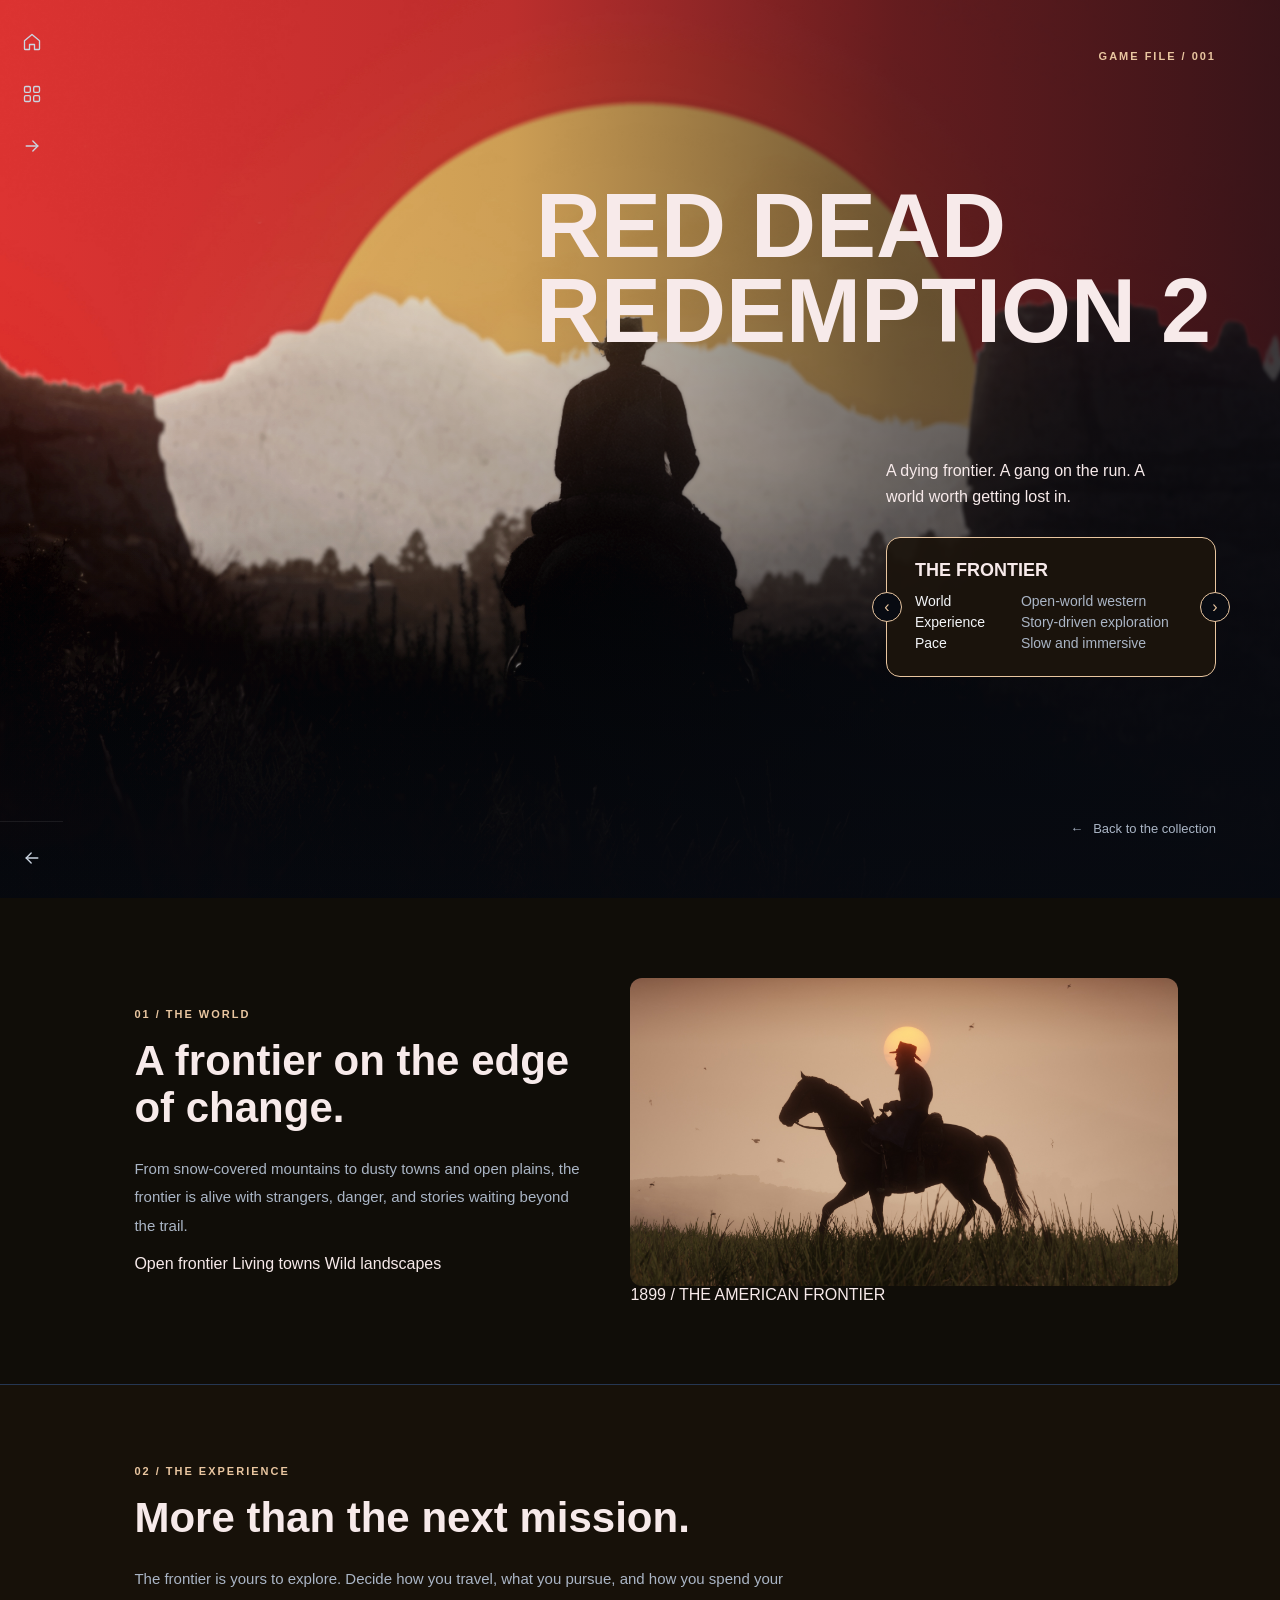
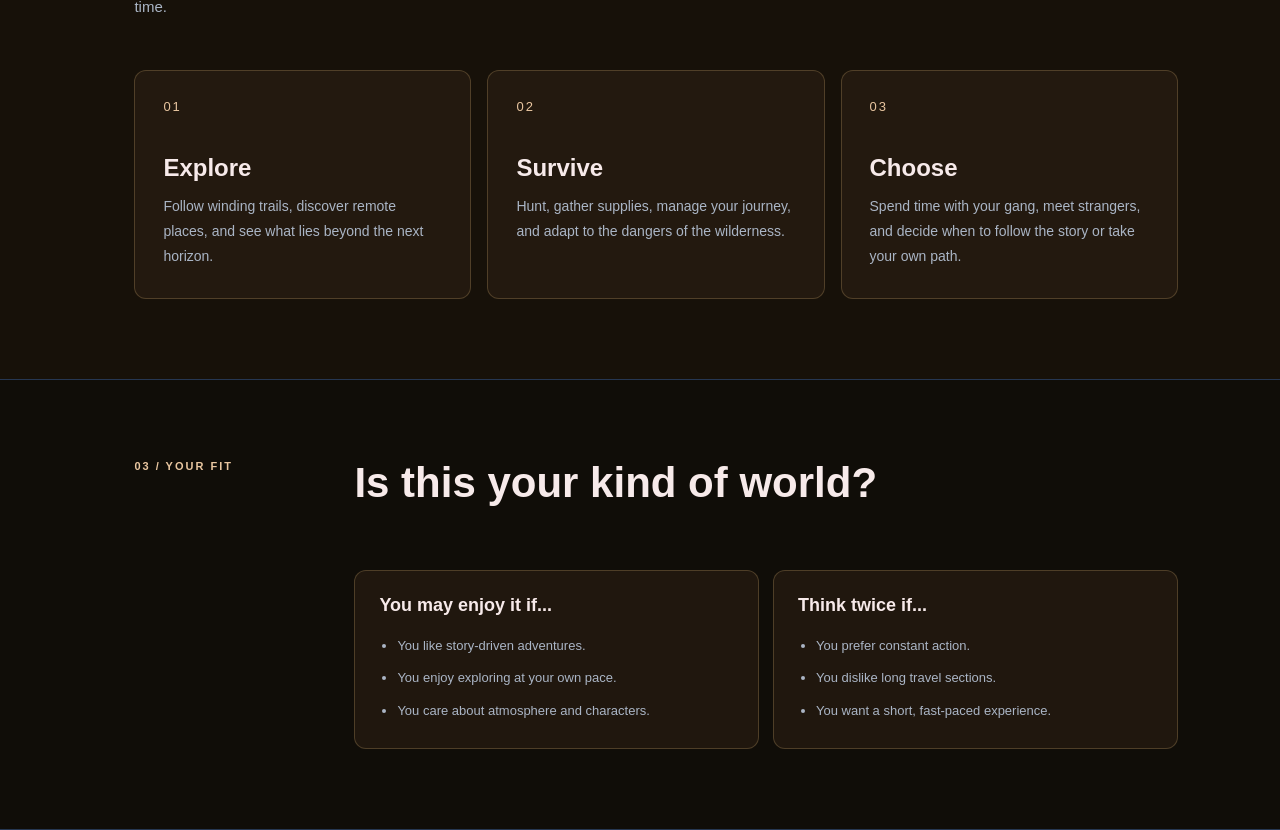
<file: rdr2.html>
<!doctype html>
<html lang="en">
  <head>
    <meta charset="UTF-8" />
    <meta name="viewport" content="width=device-width, initial-scale=1.0" />
    <meta
      name="description"
      content="NAVY helps you pick your next game session by the experience, pace, and mood rather than genre alone."
    />
    <link
      rel="icon"
      href="data:image/svg+xml,<svg xmlns='http://www.w3.org/2000/svg' viewBox='0 0 32 32'><rect width='32' height='32' rx='6' fill='%23080b12'/><text x='16' y='22' text-anchor='middle' font-family='Arial' font-size='18' font-weight='bold' fill='%23b9dff5'>N</text></svg>"
    />
    <title>Red Dead Redemption 2 | NAVY</title>
    <link rel="preconnect" href="https://fonts.googleapis.com" />
    <link rel="preconnect" href="https://fonts.gstatic.com" crossorigin />
    <link rel="stylesheet" href="style.css" />
  </head>

  <body class="rdr2-page game-page game-page--rdr2">
    <main>
      <!-- GAME FRAME -->
      <div class="game-frame">
        <!-- SIDEBAR -->

        <aside class="game-sidebar">


          <nav aria-label="Quick navigation">
            <a
              class="game-icon-link"
              href="index.html#home"
              title="Home"
              aria-label="Home"
            >
              <svg viewBox="0 0 24 24" aria-hidden="true">
                <path
                  d="M3 10.5 12 3l9 7.5V20a1 1 0 0 1-1 1h-5v-6H9v6H4a1 1 0 0 1-1-1z"
                />
              </svg>
              <span class="game-nav-label">Home</span>
            </a>

            <a
              class="game-icon-link"
              href="index.html#collection"
              title="All games"
              aria-label="All games"
            >
              <svg viewBox="0 0 24 24" aria-hidden="true">
                <rect x="3" y="3" width="7" height="7" rx="1.5" />
                <rect x="14" y="3" width="7" height="7" rx="1.5" />
                <rect x="3" y="14" width="7" height="7" rx="1.5" />
                <rect x="14" y="14" width="7" height="7" rx="1.5" />
              </svg>
              <span class="game-nav-label">All games</span>
            </a>

            <a
              class="game-icon-link"
              href="spiderman.html"
              title="Next: Spider-Man"
              aria-label="Next: Spider-Man"
            >
              <svg viewBox="0 0 24 24" aria-hidden="true">
                <path d="M5 12h14" />
                <path d="m13 6 6 6-6 6" />
              </svg>
              <span class="game-nav-label">Next: Spider-Man</span>
            </a>
          </nav>

          <div class="game-sidebar-bottom">
            <a
              class="game-icon-link"
              href="nightmares.html"
              title="Prev: Nightmares"
              aria-label="Prev: Nightmares"
            >
              <svg viewBox="0 0 24 24" aria-hidden="true">
                <path d="M19 12H5" />
                <path d="m11 18-6-6 6-6" />
              </svg>
              <span class="game-nav-label">Prev: Nightmares</span>
            </a>
          </div>
        </aside>

        <!-- PAGE CONTENT -->
        <div class="game-page-content">
          <!-- GAME HERO -->
          <div class="game-main">
            <img
              class="game-intro-art"
              src="images/rdr2-hero.jpg"
              alt=""
              aria-hidden="true"
            />

            <div class="game-shade" aria-hidden="true"></div>

            <!-- GAME INTRO -->
            <section class="game-intro" id="top">
              <p class="game-eyebrow">GAME FILE / 001</p>

              <h1>Red Dead Redemption 2</h1>

              <div>
                <p class="game-description">
                  A dying frontier. A gang on the run. A world worth getting
                  lost in.
                </p>

                <aside class="game-info-card" aria-label="Game details">
                  <a
                    class="game-card-arrow game-card-arrow--prev"
                    href="nightmares.html"
                    aria-label="Previous game: Little Nightmares"
                  >
                    ‹
                  </a>

                  <h2>THE FRONTIER</h2>

                  <p><span>World</span> Open-world western</p>
                  <p><span>Experience</span> Story-driven exploration</p>
                  <p><span>Pace</span> Slow and immersive</p>

                  <a
                    class="game-card-arrow game-card-arrow--next"
                    href="spiderman.html"
                    aria-label="Next game: Spider-Man"
                  >
                    ›
                  </a>
                </aside>
              </div>

              <a class="game-back-link" href="index.html#collection">
                <span aria-hidden="true">←</span>
                Back to the collection
              </a>
            </section>
          </div>

          <!-- THE WORLD -->
          <section class="game-world" id="world">
            <div class="game-section-copy">
              <p class="game-eyebrow">01 / THE WORLD</p>

              <h2>A frontier on the edge of change.</h2>

              <p>
                From snow-covered mountains to dusty towns and open plains, the
                frontier is alive with strangers, danger, and stories waiting
                beyond the trail.
              </p>

              <div class="world-tags">
                <span>Open frontier</span>
                <span>Living towns</span>
                <span>Wild landscapes</span>
              </div>
            </div>

            <figure class="game-world-visual">
              <img
                src="images/rdr2-card.jpg"
                alt="The American frontier in Red Dead Redemption 2"
                loading="lazy"
              />

              <figcaption>1899 / THE AMERICAN FRONTIER</figcaption>
            </figure>
          </section>

          <!-- THE EXPERIENCE -->
          <section class="game-experience" id="experience">
            <div class="game-experience-heading">
              <p class="game-eyebrow">02 / THE EXPERIENCE</p>

              <div>
                <h2>More than the next mission.</h2>

                <p class="experience-intro">
                  The frontier is yours to explore. Decide how you travel, what
                  you pursue, and how you spend your time.
                </p>
              </div>
            </div>

            <div class="experience-grid">
              <article class="experience-card">
                <span class="experience-number">01</span>

                <h3>Explore</h3>

                <p>
                  Follow winding trails, discover remote places, and see what
                  lies beyond the next horizon.
                </p>
              </article>

              <article class="experience-card">
                <span class="experience-number">02</span>

                <h3>Survive</h3>

                <p>
                  Hunt, gather supplies, manage your journey, and adapt to the
                  dangers of the wilderness.
                </p>
              </article>

              <article class="experience-card">
                <span class="experience-number">03</span>

                <h3>Choose</h3>

                <p>
                  Spend time with your gang, meet strangers, and decide when to
                  follow the story or take your own path.
                </p>
              </article>
            </div>
          </section>

          <!-- YOUR FIT -->
          <section class="game-fit" id="your-fit">
            <p class="game-eyebrow">03 / YOUR FIT</p>

            <h2>Is this your kind of world?</h2>

            <div class="fit-grid">
              <article class="fit-card">
                <h3>You may enjoy it if...</h3>

                <ul>
                  <li>You like story-driven adventures.</li>
                  <li>You enjoy exploring at your own pace.</li>
                  <li>You care about atmosphere and characters.</li>
                </ul>
              </article>

              <article class="fit-card">
                <h3>Think twice if...</h3>

                <ul>
                  <li>You prefer constant action.</li>
                  <li>You dislike long travel sections.</li>
                  <li>You want a short, fast-paced experience.</li>
                </ul>
              </article>
            </div>
          </section>
        </div>
      </div>
    </main>
  </body>
</html>
</file>
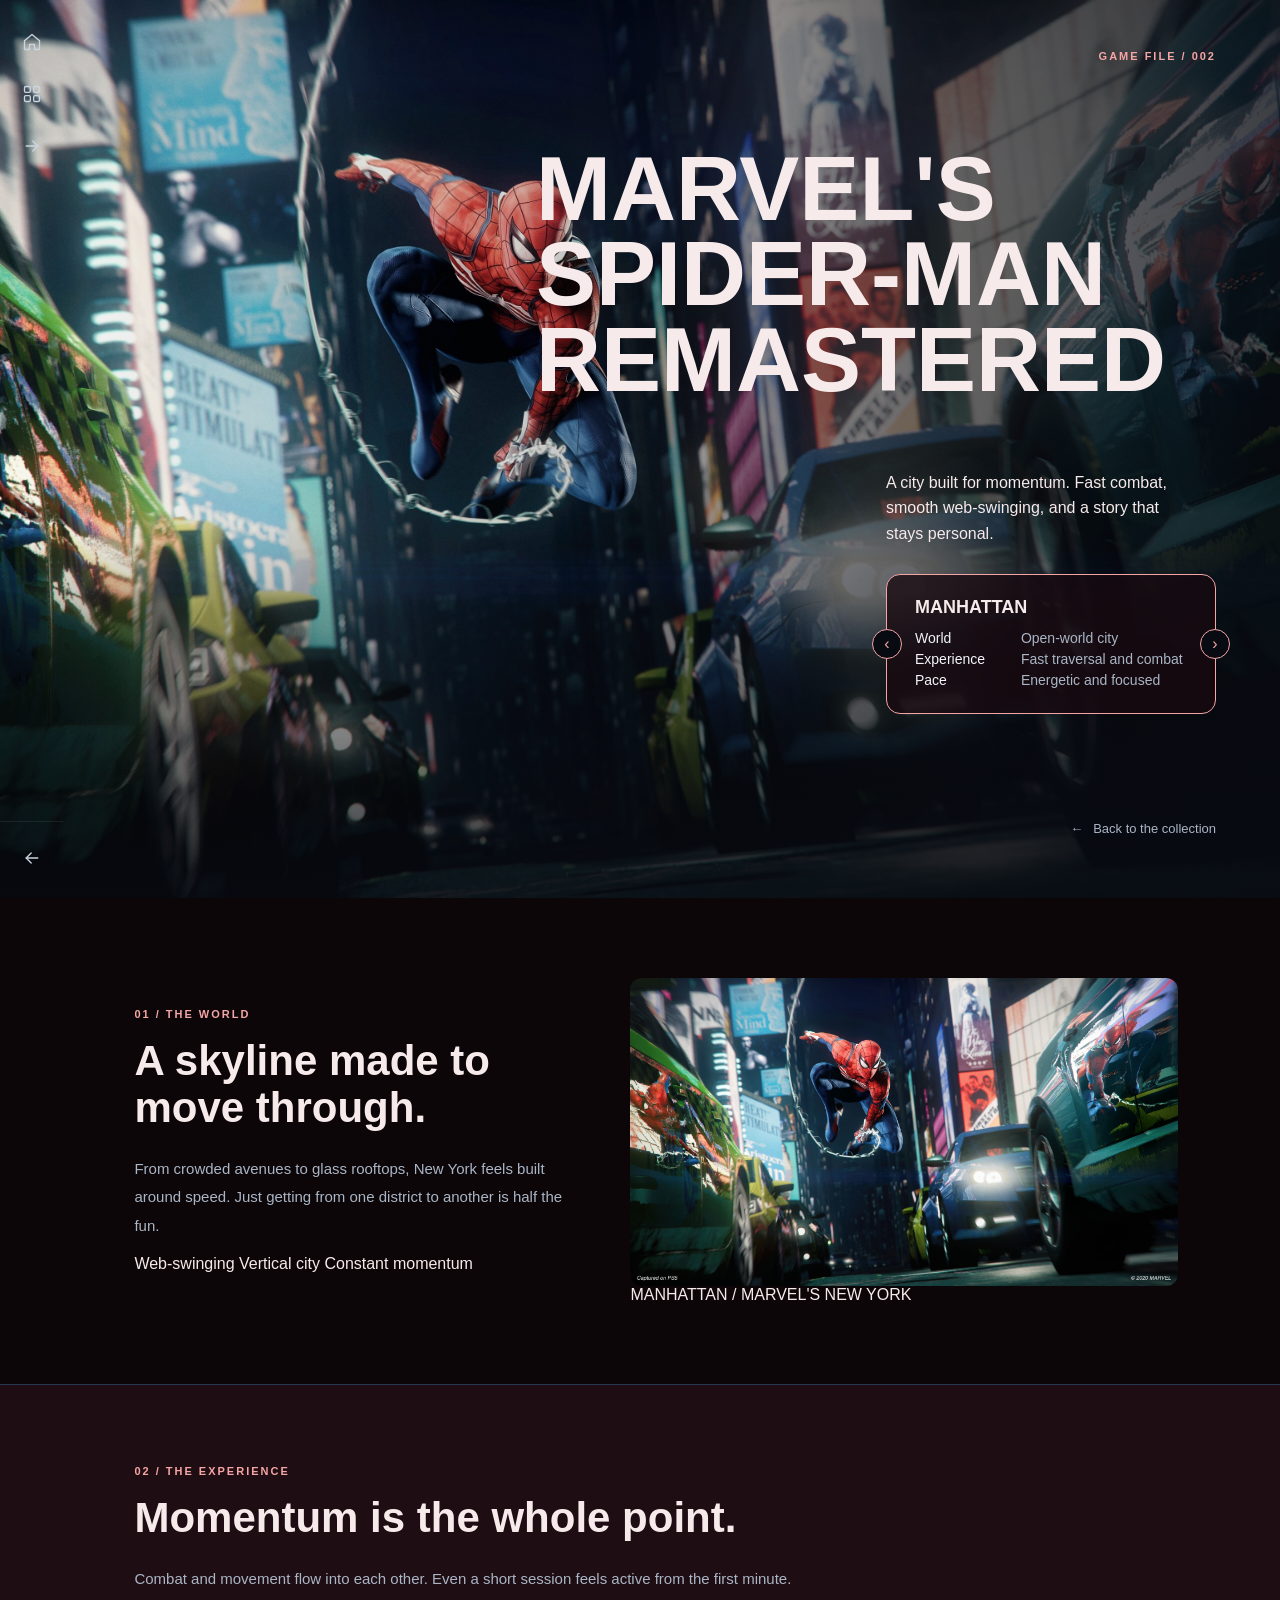
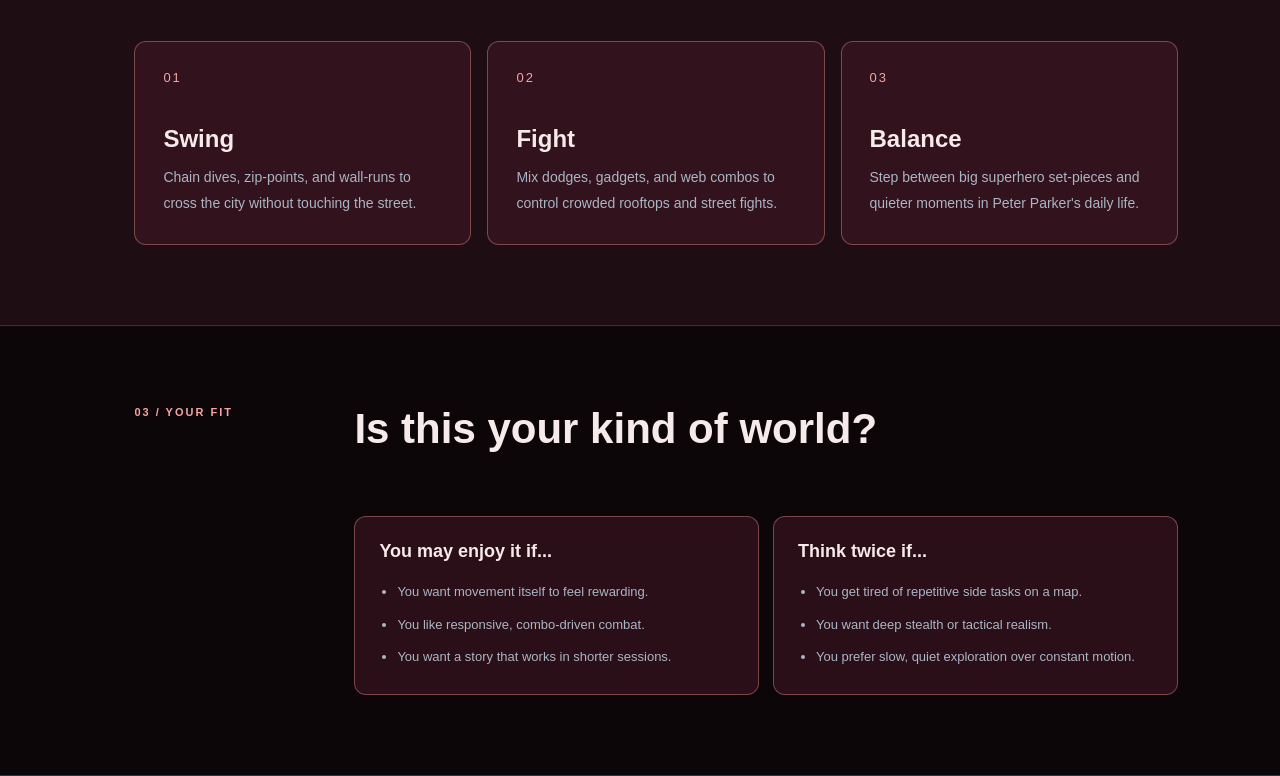
<file: spiderman.html>
<!doctype html>
<html lang="en">
  <head>
    <meta charset="UTF-8" />
    <meta name="viewport" content="width=device-width, initial-scale=1.0" />
    <meta
      name="description"
      content="NAVY helps you pick your next game session by the experience, pace, and mood rather than genre alone."
    />
    <link
      rel="icon"
      href="data:image/svg+xml,<svg xmlns='http://www.w3.org/2000/svg' viewBox='0 0 32 32'><rect width='32' height='32' rx='6' fill='%23080b12'/><text x='16' y='22' text-anchor='middle' font-family='Arial' font-size='18' font-weight='bold' fill='%23b9dff5'>N</text></svg>"
    />
    <title>Marvel's Spider-Man Remastered | NAVY</title>
    <link rel="preconnect" href="https://fonts.googleapis.com" />
    <link rel="preconnect" href="https://fonts.gstatic.com" crossorigin />
    <link rel="stylesheet" href="style.css" />
  </head>

  <body class="game-page game-page--spider">
    <main>
      <!-- GAME FRAME -->
      <div class="game-frame">
        <!-- SIDEBAR -->

        <aside class="game-sidebar">
          <nav aria-label="Quick navigation">
            <a
              class="game-icon-link"
              href="index.html#home"
              title="Home"
              aria-label="Home"
            >
              <svg viewBox="0 0 24 24" aria-hidden="true">
                <path
                  d="M3 10.5 12 3l9 7.5V20a1 1 0 0 1-1 1h-5v-6H9v6H4a1 1 0 0 1-1-1z"
                />
              </svg>
              <span class="game-nav-label">Home</span>
            </a>

            <a
              class="game-icon-link"
              href="index.html#collection"
              title="All games"
              aria-label="All games"
            >
              <svg viewBox="0 0 24 24" aria-hidden="true">
                <rect x="3" y="3" width="7" height="7" rx="1.5" />
                <rect x="14" y="3" width="7" height="7" rx="1.5" />
                <rect x="3" y="14" width="7" height="7" rx="1.5" />
                <rect x="14" y="14" width="7" height="7" rx="1.5" />
              </svg>
              <span class="game-nav-label">All games</span>
            </a>

            <a
              class="game-icon-link"
              href="forza.html"
              title="Next: Forza 5"
              aria-label="Next: Forza 5"
            >
              <svg viewBox="0 0 24 24" aria-hidden="true">
                <path d="M5 12h14" />
                <path d="m13 6 6 6-6 6" />
              </svg>
              <span class="game-nav-label">Next: Forza 5</span>
            </a>
          </nav>

          <div class="game-sidebar-bottom">
            <a
              class="game-icon-link"
              href="rdr2.html"
              title="Prev: RDR2"
              aria-label="Prev: RDR2"
            >
              <svg viewBox="0 0 24 24" aria-hidden="true">
                <path d="M19 12H5" />
                <path d="m11 18-6-6 6-6" />
              </svg>
              <span class="game-nav-label">Prev: RDR2</span>
            </a>
          </div>
        </aside>

        <!-- PAGE CONTENT -->
        <div class="game-page-content">
          <!-- GAME HERO -->
          <div class="game-main">
            <img
              class="game-intro-art"
              src="images/spiderman.jpg"
              alt=""
              aria-hidden="true"
            />

            <div class="game-shade" aria-hidden="true"></div>

            <!-- GAME INTRO -->
            <section class="game-intro" id="top">
              <p class="game-eyebrow">GAME FILE / 002</p>

              <h1>Marvel's Spider-Man Remastered</h1>

              <div>
                <p class="game-description">
                  A city built for momentum. Fast combat, smooth web-swinging,
                  and a story that stays personal.
                </p>

                <aside class="game-info-card" aria-label="Game details">
                  <a
                    class="game-card-arrow game-card-arrow--prev"
                    href="rdr2.html"
                    aria-label="Previous game: Red Dead Redemption 2"
                  >
                    ‹
                  </a>

                  <h2>MANHATTAN</h2>

                  <p><span>World</span> Open-world city</p>
                  <p><span>Experience</span> Fast traversal and combat</p>
                  <p><span>Pace</span> Energetic and focused</p>

                  <a
                    class="game-card-arrow game-card-arrow--next"
                    href="forza.html"
                    aria-label="Next game: Forza Horizon 5"
                  >
                    ›
                  </a>
                </aside>
              </div>

              <a class="game-back-link" href="index.html#collection">
                <span aria-hidden="true">←</span>
                Back to the collection
              </a>
            </section>
          </div>

          <!-- THE WORLD -->
          <section class="game-world" id="world">
            <div class="game-section-copy">
              <p class="game-eyebrow">01 / THE WORLD</p>

              <h2>A skyline made to move through.</h2>

              <p>
                From crowded avenues to glass rooftops, New York feels built
                around speed. Just getting from one district to another is half
                the fun.
              </p>

              <div class="world-tags">
                <span>Web-swinging</span>
                <span>Vertical city</span>
                <span>Constant momentum</span>
              </div>
            </div>

            <figure class="game-world-visual">
              <img
                src="images/spiderman.jpg"
                alt="Spider-Man swinging across Manhattan"
                loading="lazy"
              />

              <figcaption>MANHATTAN / MARVEL'S NEW YORK</figcaption>
            </figure>
          </section>

          <!-- THE EXPERIENCE -->
          <section class="game-experience" id="experience">
            <div class="game-experience-heading">
              <p class="game-eyebrow">02 / THE EXPERIENCE</p>

              <div>
                <h2>Momentum is the whole point.</h2>

                <p class="experience-intro">
                  Combat and movement flow into each other. Even a short session
                  feels active from the first minute.
                </p>
              </div>
            </div>

            <div class="experience-grid">
              <article class="experience-card">
                <span class="experience-number">01</span>

                <h3>Swing</h3>

                <p>
                  Chain dives, zip-points, and wall-runs to cross the city
                  without touching the street.
                </p>
              </article>

              <article class="experience-card">
                <span class="experience-number">02</span>

                <h3>Fight</h3>

                <p>
                  Mix dodges, gadgets, and web combos to control crowded
                  rooftops and street fights.
                </p>
              </article>

              <article class="experience-card">
                <span class="experience-number">03</span>

                <h3>Balance</h3>

                <p>
                  Step between big superhero set-pieces and quieter moments in
                  Peter Parker's daily life.
                </p>
              </article>
            </div>
          </section>

          <!-- YOUR FIT -->
          <section class="game-fit" id="your-fit">
            <p class="game-eyebrow">03 / YOUR FIT</p>

            <h2>Is this your kind of world?</h2>

            <div class="fit-grid">
              <article class="fit-card">
                <h3>You may enjoy it if...</h3>

                <ul>
                  <li>You want movement itself to feel rewarding.</li>
                  <li>You like responsive, combo-driven combat.</li>
                  <li>You want a story that works in shorter sessions.</li>
                </ul>
              </article>

              <article class="fit-card">
                <h3>Think twice if...</h3>

                <ul>
                  <li>You get tired of repetitive side tasks on a map.</li>
                  <li>You want deep stealth or tactical realism.</li>
                  <li>
                    You prefer slow, quiet exploration over constant motion.
                  </li>
                </ul>
              </article>
            </div>
          </section>
        </div>
      </div>
    </main>
  </body>
</html>
</file>
<file: style.css>
/* NAVY */

* {
  box-sizing: border-box;
}

html {
  scroll-behavior: smooth;
}

body {
  margin: 0;
  background: #030918;
  color: #f7eaea;
  font-family: sans-serif;
}

/* Sidebar */

.app-shell {
  position: relative;
  min-height: 100vh;
  background: #0a0e17;
}

.app-content {
  position: relative;
  overflow-x: hidden;
}

.library-sidebar,
.game-page .game-sidebar {
  position: fixed;
  top: 0;
  left: 0;
  z-index: 30;

  display: flex;
  width: 64px;
  height: 100vh;
  flex-direction: column;
  align-items: center;

  overflow: hidden;
  background: transparent;
  border-right: 1px solid transparent;

  transition:
    width 0.28s cubic-bezier(0.22, 1, 0.36, 1),
    background 0.28s ease,
    border-color 0.28s ease;
}

.rail-links,
.game-page .game-sidebar nav {
  display: flex;
  width: 100%;
  flex-direction: column;
  gap: 8px;
  margin-top: 20px;
  padding: 0 8px;
}

.rail-bottom,
.game-page .game-sidebar-bottom {
  display: flex;
  width: 100%;
  flex-direction: column;
  margin-top: auto;
  padding: 14px 8px 20px;
  border-top: 1px solid rgba(255, 255, 255, 0.08);
}

.rail-link,
.game-page .game-icon-link {
  display: flex;
  width: 100%;
  height: 44px;
  flex-shrink: 0;
  align-items: center;
  justify-content: center;
  gap: 12px;
  padding: 0 8px;
  border-radius: 10px;
  color: #cbd5e1;
  font-size: 13px;
  text-decoration: none;
  transition:
    background 0.2s ease,
    color 0.2s ease;
}

.rail-link svg,
.game-page .game-icon-link svg {
  width: 20px;
  height: 20px;
  flex-shrink: 0;
  fill: none;
  stroke: currentColor;
  stroke-width: 1.6;
  stroke-linecap: round;
  stroke-linejoin: round;
}

.rail-link:hover,
.rail-link:focus-visible {
  color: #f3f5f8;
  background: rgba(185, 223, 245, 0.14);
}

.game-page .game-icon-link:hover,
.game-page .game-icon-link:focus-visible {
  color: var(--game-accent);
  background: rgba(255, 252, 252, 0.016);
}

.rail-label,
.game-page .game-nav-label {
  display: none;
  white-space: nowrap;
}

/* Main picture */
.hero-nav {
  position: absolute;
  top: 0;
  left: 0;
  z-index: 10;
  width: 100%;
  display: flex;
  align-items: center;
  padding: 20px 30px 20px 80px;
}
.hero-nav a {
  color: #f3f5f8;
  text-decoration: none;
}

.hero-nav-links {
  display: flex;
  gap: 24px;
  margin-left: auto;
}
.hero-nav-brand {
  font-size: 30px;
  font-weight: bold;
}
.hero-stage {
  position: relative;
  height: calc(100vh - 56px);
  min-height: 680px;
  max-height: 920px;
  margin-bottom: 48px;
}

.hero-visual {
  position: absolute;
  top: 0;
  left: 0;
  width: 100%;
  height: 100%;
  overflow: hidden;
  background: #111827;
}

.hero-image {
  position: absolute;
  top: 0;
  left: 0;
  width: 100%;
  height: 100%;
  object-fit: cover;
  object-position: 55% 58%;
}

.hero-shade {
  position: absolute;
  top: 0;
  left: 0;
  width: 100%;
  height: 100%;
  background:
    linear-gradient(to bottom, rgba(8, 11, 18, 0.55), transparent 28%),
    linear-gradient(
      to right,
      rgba(8, 11, 18, 0.95) 0%,
      rgba(8, 11, 18, 0.82) 38%,
      rgba(8, 11, 18, 0.38) 65%,
      rgba(8, 11, 18, 0.48) 100%
    );
}

.hero-copy {
  position: absolute;
  top: 15%;
  left: 72px;
  z-index: 2;
  width: 48%;
  max-width: 650px;
}

.hero-index {
  margin-bottom: 24px;
  font-size: 28px;
  font-weight: 500;
}

.hero-index span {
  color: #aab5c5;
  font-size: 13px;
}

.hero-copy h1 {
  margin: 0;
  font-size: 72px;
  line-height: 1.05;
}

.hero-copy h1 span {
  display: block;
  color: #b9dff5;
}

.hero-description {
  max-width: 380px;
  margin-top: 22px;
  color: #f3f5f8;
  font-size: 15px;
  line-height: 1.7;
}

.hero-main-link {
  display: inline-flex;
  align-items: center;
  gap: 24px;
  margin-top: 24px;
  padding: 15px 20px;
  color: #0b111f;
  background: #9ac8e3;
  text-decoration: none;
  font-size: 12px;
  font-weight: bold;
}

.hero-main-link:hover {
  background: #e6ebf2;
  box-shadow: 0 0 30px rgba(253, 253, 255, 0.5);
}

/* Section titles */

.section-label {
  margin: 0 0 12px;
  color: #b9dff5;
  font-size: 11px;
  font-weight: bold;
  letter-spacing: 2px;
}
.collection .section-heading {
  max-width: 1000px;
  margin: 0 0 32px;
}

.section-heading,
.approach-intro {
  max-width: 1400px;
  margin: 0 auto 32px;
}

.section-heading h2,
.approach-intro h2 {
  margin: 0 0 14px;
  font-size: 40px;
  line-height: 1.15;
}

.section-heading h2 {
  max-width: 1000px;
}

.approach-intro h2 {
  max-width: 600px;
}

.section-heading > p:last-child,
.approach-intro > p:last-child {
  max-width: 620px;
  margin: 0;
  color: #aab5c5;
  font-size: 15px;
  line-height: 1.8;
}

/* Games */

.collection {
  padding: 70px;
  display: grid;
}

.collection-grid {
  display: grid;
  grid-template-columns: repeat(2, 1fr);
  gap: 20px;
  max-width: 1000px;
  margin: 0;
}

.collection-card {
  display: grid;
  padding: 30px;
  min-width: 0;
  min-height: 200px;
  border: 3px solid rgb(16, 16, 30);
  border-radius: 10px;
  background-color: #0d121e;
  background-position: center;
  background-size: cover;
  transition:
    border-color 0.25s ease,
    transform 0.25s ease;
}

.collection-card:hover {
  border-color: #b4dbf1;
}

.collection-card .collection-card__meta {
  margin-bottom: 10px;
  color: #b9dff5;
  font-size: 10px;
  font-weight: bold;
  letter-spacing: 1.2px;
}

.collection-card h3 {
  margin: 0 0 13px;
  font-size: 30px;
  line-height: 1.3;
}

.collection-card__link {
  display: flex;
  align-items: center;
  justify-content: space-between;
  margin-top: 22px;
  padding-top: 13px;

  border-top: 1px solid #263752;
  color: #b9dff5;
  font-size: 12px;
  text-decoration: none;
}

.collection-card--rdr2 {
  background-image:
    linear-gradient(to right, rgba(8, 11, 18, 0.94), rgba(8, 11, 18, 0.5)),
    url("images/rdr2-card.jpg");
  background-position: center 25%;
}

.collection-card--spiderman {
  background-image:
    linear-gradient(to right, rgba(8, 11, 18, 0.94), rgba(8, 11, 18, 0.5)),
    url(images/spiderman.jpg);
}

.collection-card--forza {
  background-image:
    linear-gradient(to right, rgba(8, 11, 18, 0.94), rgba(8, 11, 18, 0.5)),
    url(images/forza.jpg);
}

.collection-card--ghost {
  background-image:
    linear-gradient(to right, rgba(8, 11, 18, 0.94), rgba(8, 11, 18, 0.5)),
    url(images/ghost.jpg);
}

.collection-card--nightmares {
  background-image:
    linear-gradient(to right, rgba(8, 11, 18, 0.94), rgba(8, 11, 18, 0.5)),
    url(images/nightmares.jpg);
}

/* How NAVY works */

.approach {
  padding: 80px 4% 90px 72px;
  background: #111827;
}

.approach-grid {
  display: grid;
  grid-template-columns: repeat(3, minmax(0, 1fr));
  gap: 16px;
  max-width: 1400px;
  margin: 0 auto;
}

.approach-card {
  padding: 28px;
  border: 1px solid #263752;
  border-radius: 16px;
  background: rgba(255, 255, 255, 0.03);

  transition:
    border-color 0.25s ease,
    transform 0.25s ease;
}

.approach-card::before {
  display: block;
  width: 36px;
  height: 2px;
  margin-bottom: 24px;
  background: #b9dff5;
  content: "";
}

.approach-card:hover {
  border-color: #b9dff5;
  transform: translateY(-3px);
}

.approach-card__number {
  margin: 0;
  color: #b9dff5;
  font-size: 40px;
}

.approach-card h3 {
  margin: 18px 0 12px;
  font-size: 22px;
  line-height: 1.3;
}

.approach-card > p:last-child {
  margin: 0;
  color: #aab5c5;
  font-size: 14px;
  line-height: 1.8;
}

/* Footer */

.site-footer {
  display: flex;
  align-items: center;
  justify-content: space-between;
  gap: 24px;

  padding: 28px 4% 28px 72px;
  border-top: 1px solid #263752;
  background: #080b12;
}

.site-footer .brand {
  font-size: 24px;
  font-weight: bold;
  letter-spacing: 2px;
  text-decoration: none;
}

.site-footer p {
  margin: 0;
  color: #aab5c5;
  font-size: 12px;
}

.site-footer > a:last-child {
  color: #b9dff5;
  font-size: 13px;
  text-decoration: none;
}

/* Game pages */

.game-page {
  --game-accent: #e9c6a0;
  --game-page: #554238;
  --game-dark: #100d08;
  --game-darker: #171109;
  --game-card: rgba(47, 34, 21, 0.55);
  --game-panel: rgba(28, 20, 12, 0.92);
  --game-line: rgba(214, 174, 118, 0.25);
}

/* Main frame */

.game-page .game-frame {
  display: flex;
  min-height: 100vh;
  margin: 0;
  overflow: hidden;
  border: 0;
  border-radius: 0;
  background: var(--game-dark);
}

.game-page .game-page-content {
  flex: 1;
  min-width: 0;
}

/* Game hero area */

.game-page .game-main {
  position: relative;
  display: flex;
  min-width: 0;
  flex: 1;
  flex-direction: column;
  min-height: calc(100vh - 2px);
  max-height: 920px;
  overflow: hidden;
  padding: 0 5% 50px 84px;
}

.game-page .game-intro-art {
  position: absolute;
  top: 0;
  left: 0;
  z-index: 0;
  width: 100%;
  height: 100%;
  object-fit: cover;
  object-position: center 48%;
  filter: saturate(0.92) sepia(0.08) contrast(1.05);
  pointer-events: none;
}

.game-page .game-shade {
  position: absolute;
  top: 0;
  left: 0;
  z-index: 1;
  width: 100%;
  height: 100%;
  pointer-events: none;

  background:
    linear-gradient(
      to left,
      rgba(8, 11, 18, 0.78) 0%,
      rgba(8, 11, 18, 0.58) 30%,
      rgba(8, 11, 18, 0.18) 60%,
      rgba(8, 11, 18, 0.03) 100%
    ),
    linear-gradient(to top, rgba(8, 11, 18, 0.78), transparent 42%);
}

/* Game navigation */

.game-page .game-nav {
  position: relative;
  z-index: 2;
  display: flex;
  justify-content: center;
  gap: 60px;
  padding-top: 40px;
}

.game-page .game-nav a {
  padding: 6px 0;
  border-bottom: 1px solid transparent;
  color: #f3f5f8;
  font-size: 13px;
  letter-spacing: 1px;
  text-decoration: none;
  text-transform: uppercase;
}

.game-page .game-nav a:hover,
.game-page .game-nav a.is-active {
  border-bottom-color: var(--game-accent);
  color: var(--game-accent);
}

/* Intro content */

.game-page .game-intro {
  position: relative;
  z-index: 2;
  display: flex;
  flex: 1;
  flex-direction: column;
  justify-content: space-between;
  align-items: flex-end;
  padding-top: 50px;
}

.game-page .game-intro h1 {
  max-width: 680px;
  margin: 0;
  font-size: 90px;
  font-weight: 700;
  line-height: 0.95;
  letter-spacing: 0;
  text-transform: uppercase;
}

.game-page .game-description {
  max-width: 300px;
  margin: 0;
  font-size: 16px;
  line-height: 1.6;
}

.game-page .game-eyebrow {
  margin: 0 0 18px;
  color: var(--game-accent);
  font-size: 11px;
  font-weight: bold;
  letter-spacing: 2px;
}

.game-page .game-back-link {
  display: inline-flex;
  align-items: center;
  gap: 10px;
  margin-top: 28px;
  padding: 12px 0;
  color: #aab5c5;
  font-size: 13px;
  text-decoration: none;
}

.game-page .game-back-link:hover {
  color: var(--game-accent);
}

/* Game information card */

.game-page .game-info-card {
  position: relative;
  width: 330px;
  margin-top: 28px;
  padding: 22px 28px;
  border: 1px solid var(--game-accent);
  border-radius: 14px;
  background: var(--game-panel);
}

.game-page .game-info-card h2 {
  margin: 0 0 10px;
  font-size: 18px;
}

.game-page .game-info-card p {
  margin: 0;
  color: #aab5c5;
  font-size: 14px;
  line-height: 1.5;
}

.game-page .game-info-card p span {
  display: inline-block;
  min-width: 102px;
  color: #f3f5f8;
}

/* Previous and next arrows */

.game-page .game-card-arrow {
  position: absolute;
  top: 50%;
  display: flex;
  width: 30px;
  height: 30px;
  align-items: center;
  justify-content: center;
  margin-top: -15px;
  border: 1px solid var(--game-accent);
  border-radius: 50%;
  color: var(--game-accent);
  background: #080b12;
  text-decoration: none;
}

.game-page .game-card-arrow--prev {
  left: -15px;
}

.game-page .game-card-arrow--next {
  right: -15px;
}

/* World, experience, and player fit */

.game-page .game-world,
.game-page .game-experience,
.game-page .game-fit {
  padding: 80px 8% 80px calc(8% + 32px);
  border-bottom: 1px solid #263752;
}

.game-page .game-world {
  display: grid;
  grid-template-columns: minmax(0, 1fr) minmax(0, 1.2fr);
  align-items: center;
  gap: 40px;
  background: var(--game-dark);
}

.game-page .game-section-copy > p:not(.game-eyebrow) {
  color: #aab5c5;
  font-size: 15px;
  line-height: 1.9;
}

.game-page .game-world-visual {
  margin: 0;
}

.game-page .game-world-visual img {
  display: block;
  width: 100%;
  height: auto;
  border-radius: 12px;
}

.game-page .game-experience {
  background: var(--game-darker);
}

.game-page .game-fit {
  display: grid;
  grid-template-columns: 180px 1fr;
  gap: 40px;
  background: var(--game-dark);
}

.game-page .game-fit .game-eyebrow {
  grid-column: 1;
  grid-row: 1 / 3;
}

.game-page .game-world h2,
.game-page .game-experience h2,
.game-page .game-fit h2 {
  margin: 0 0 24px;
  font-size: 42px;
  line-height: 1.1;
}

.game-page .game-fit h2 {
  grid-column: 2;
}

.game-page .game-fit .fit-grid {
  display: grid;
  grid-column: 2;
  grid-template-columns: repeat(2, 1fr);
  gap: 14px;
}

.game-page .fit-card {
  padding: 24px;
  border: 1px solid var(--game-line);
  background: var(--game-card);
  border-radius: 12px;
}

.game-page .fit-card h3 {
  margin: 0 0 18px;
  font-size: 18px;
}

.game-page .fit-card ul {
  margin: 0;
  padding-left: 18px;
  color: #aab5c5;
  font-size: 13px;
  line-height: 1.9;
}

.game-page .fit-card li + li {
  margin-top: 8px;
}

/* Experience section */

.game-page .game-experience-heading {
  max-width: 680px;
  margin-bottom: 48px;
}

.game-page .experience-grid {
  display: grid;
  grid-template-columns: repeat(3, 1fr);
  gap: 16px;
}

.game-page .experience-card {
  padding: 28px;
  border: 1px solid var(--game-line);
  border-radius: 12px;
  background: var(--game-card);
}

.game-page .experience-number {
  display: block;
  margin-bottom: 40px;
  color: var(--game-accent);
  font-size: 13px;
  letter-spacing: 2px;
}

.game-page .experience-card h3 {
  margin: 0 0 12px;
  font-size: 24px;
}

.game-page .experience-card p {
  margin: 0;
  color: #aab5c5;
  font-size: 14px;
  line-height: 1.8;
}

.game-page .experience-intro {
  margin: 0;
  color: #aab5c5;
  font-size: 15px;
  line-height: 1.9;
}

/* Game colors */

.game-page--spider {
  --game-accent: #f5a5a4;
  --game-page: #321b26;
  --game-dark: #0c0608;
  --game-darker: #1e0d13;
  --game-card: rgba(65, 23, 37, 0.584);
  --game-panel: rgba(24, 10, 16, 0.783);
  --game-line: rgba(235, 152, 151, 0.411);
}

.game-page--forza {
  --game-accent: #97d5c7;
  --game-page: #1a423d;
  --game-dark: #071210;
  --game-darker: #0a1816;
  --game-card: rgba(15, 54, 48, 0.721);
  --game-panel: rgba(9, 27, 24, 0.865);
  --game-line: rgba(151, 212, 198, 0.365);
}

.game-page--ghost {
  --game-accent: #f3c487;
  --game-page: #6b2d2d;
  --game-dark: #140a0a;
  --game-darker: #1c0e0e;
  --game-card: rgba(90, 35, 35, 0.5);
  --game-panel: rgba(25, 10, 10, 0.92);
  --game-line: rgba(243, 196, 135, 0.25);
}

.game-page--nightmares {
  --game-accent: #d3bff1;
  --game-page: #2b2438;
  --game-dark: #0c0a12;
  --game-darker: #120f1a;
  --game-card: rgba(50, 40, 75, 0.5);
  --game-panel: rgba(14, 11, 22, 0.92);
  --game-line: rgba(211, 191, 241, 0.25);
}
</file>
